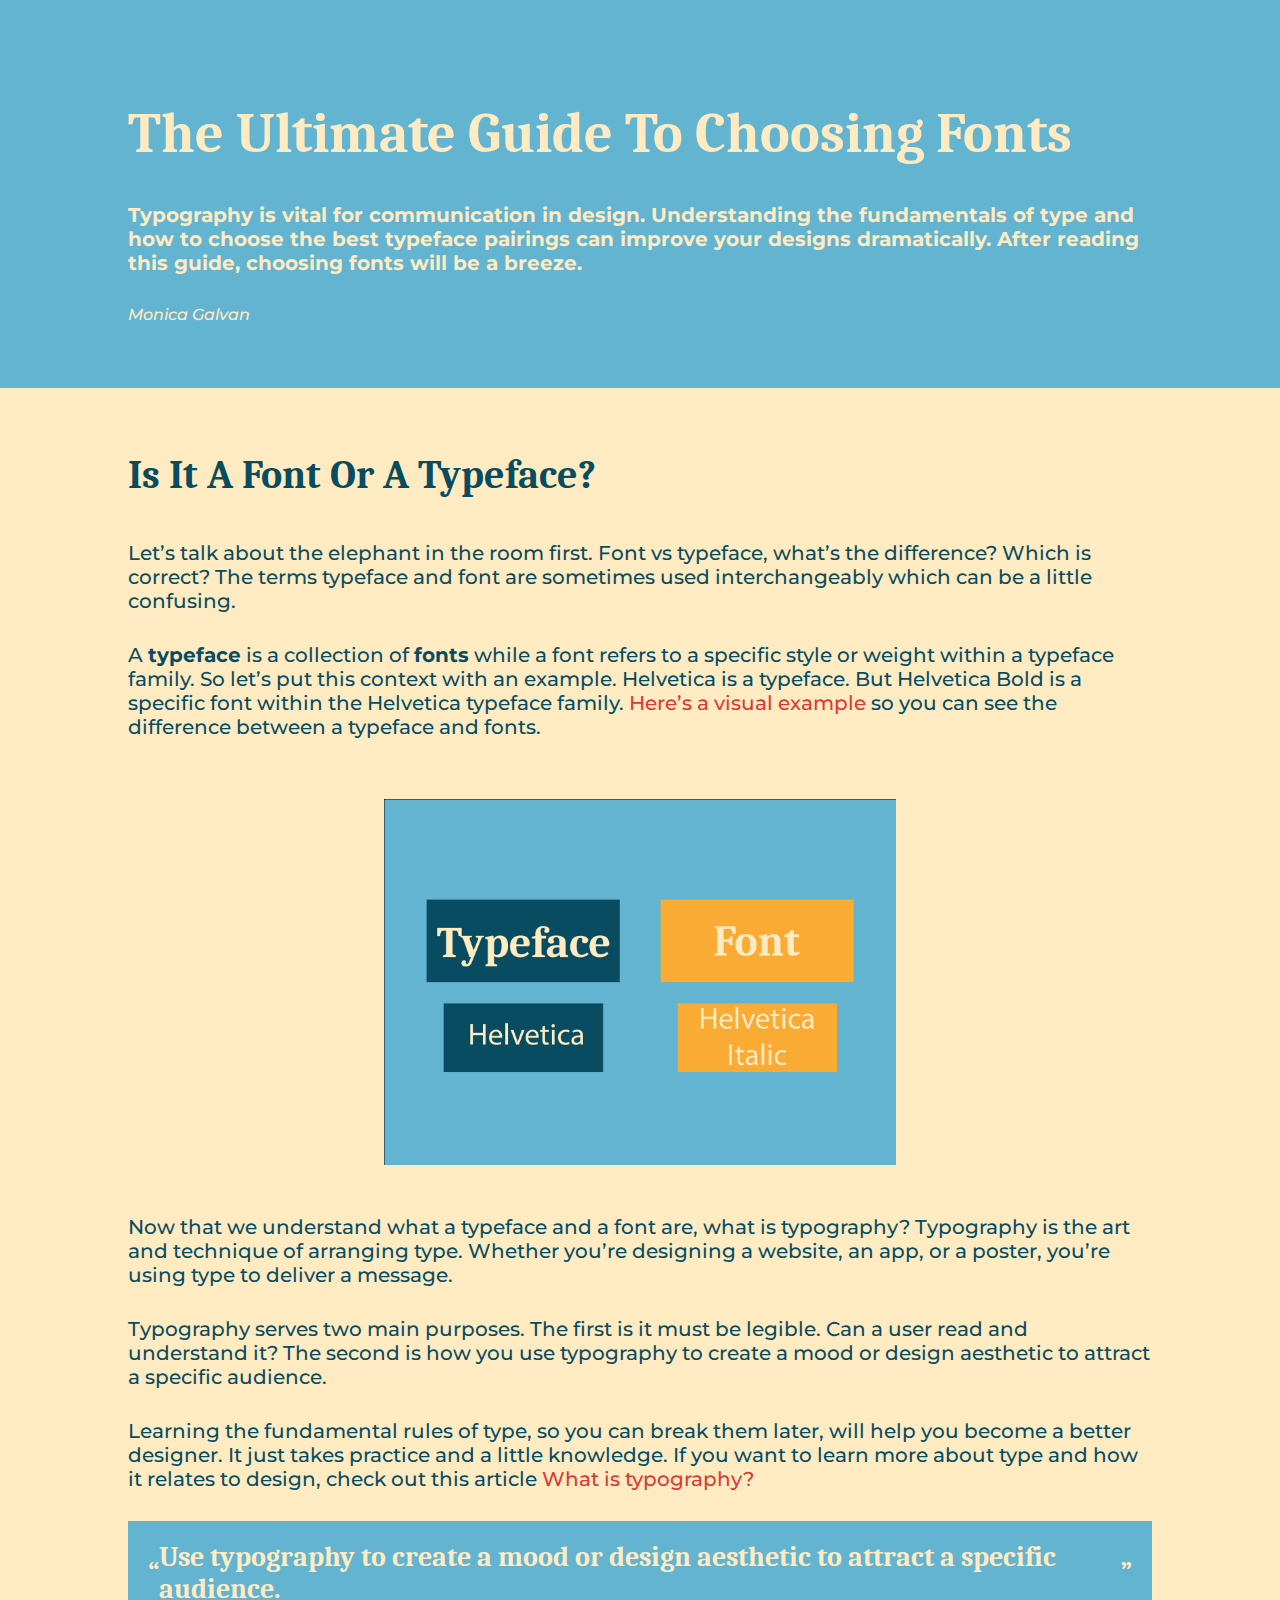
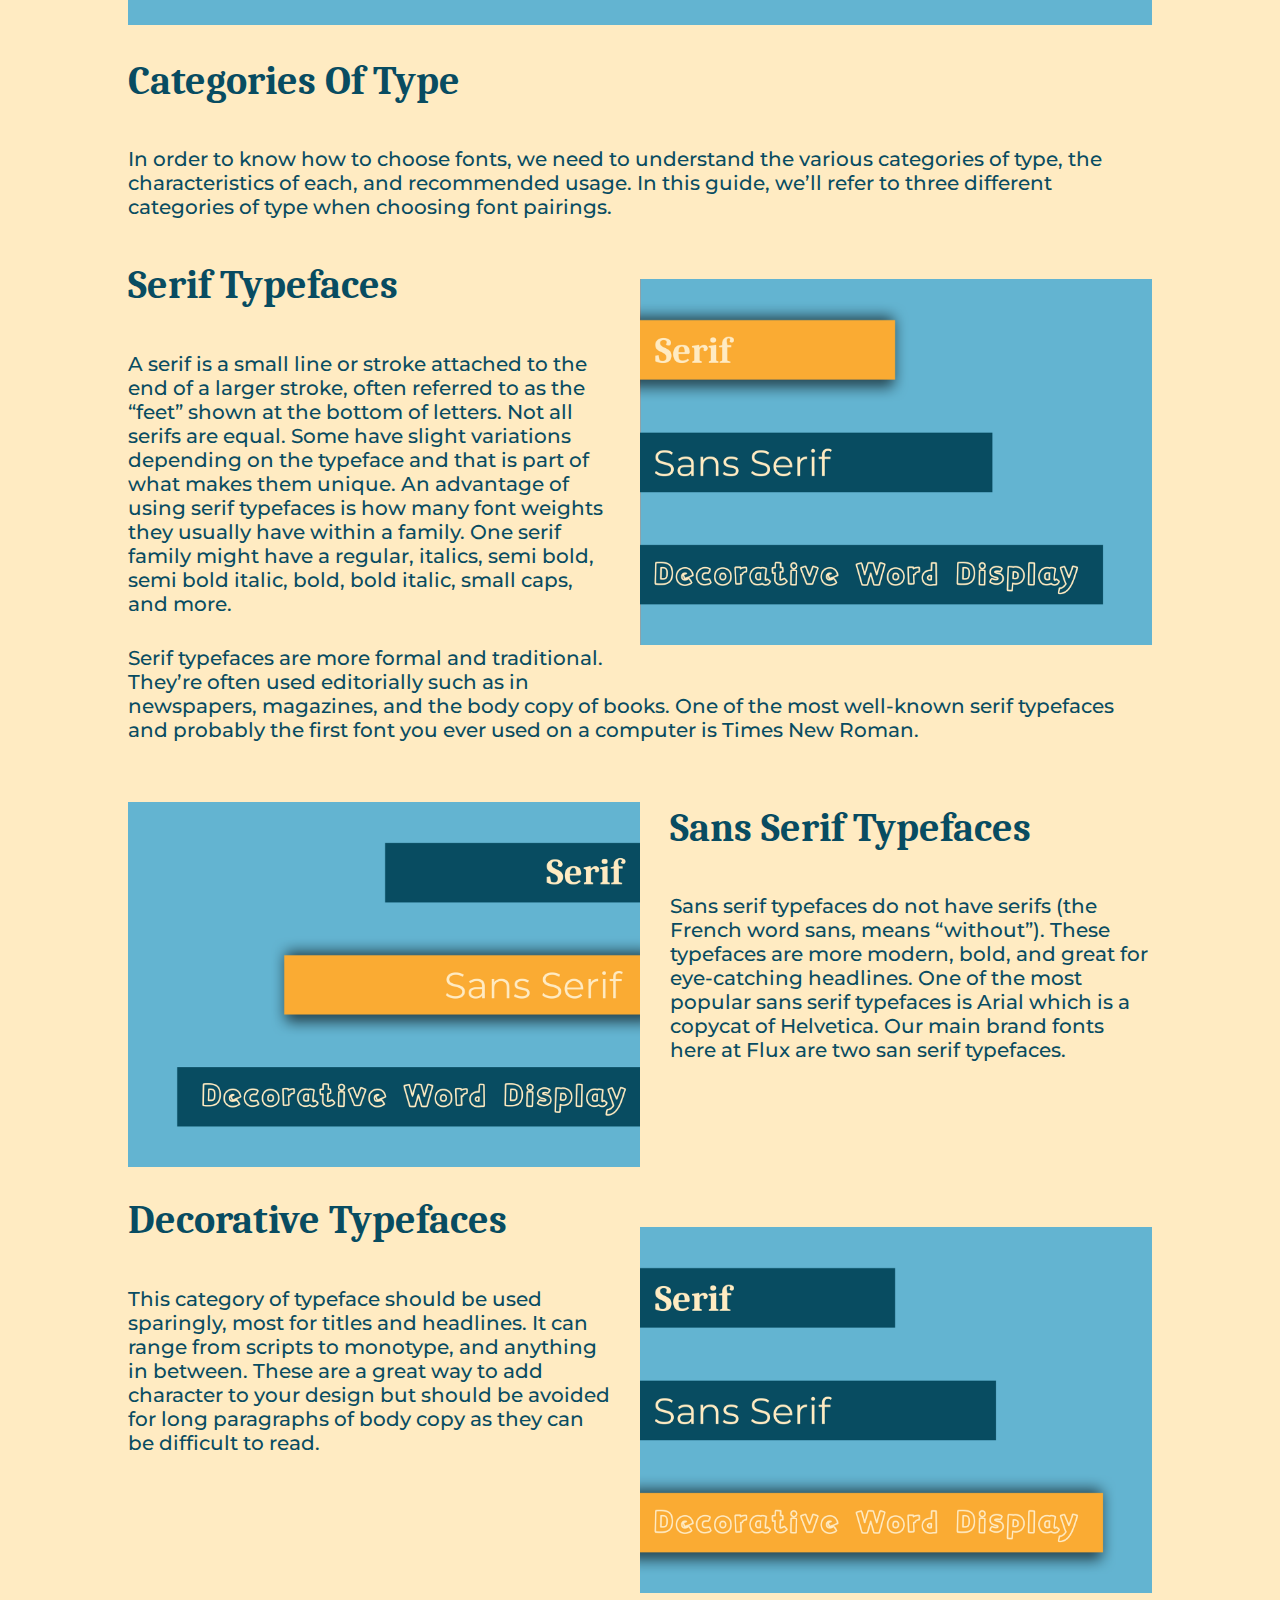
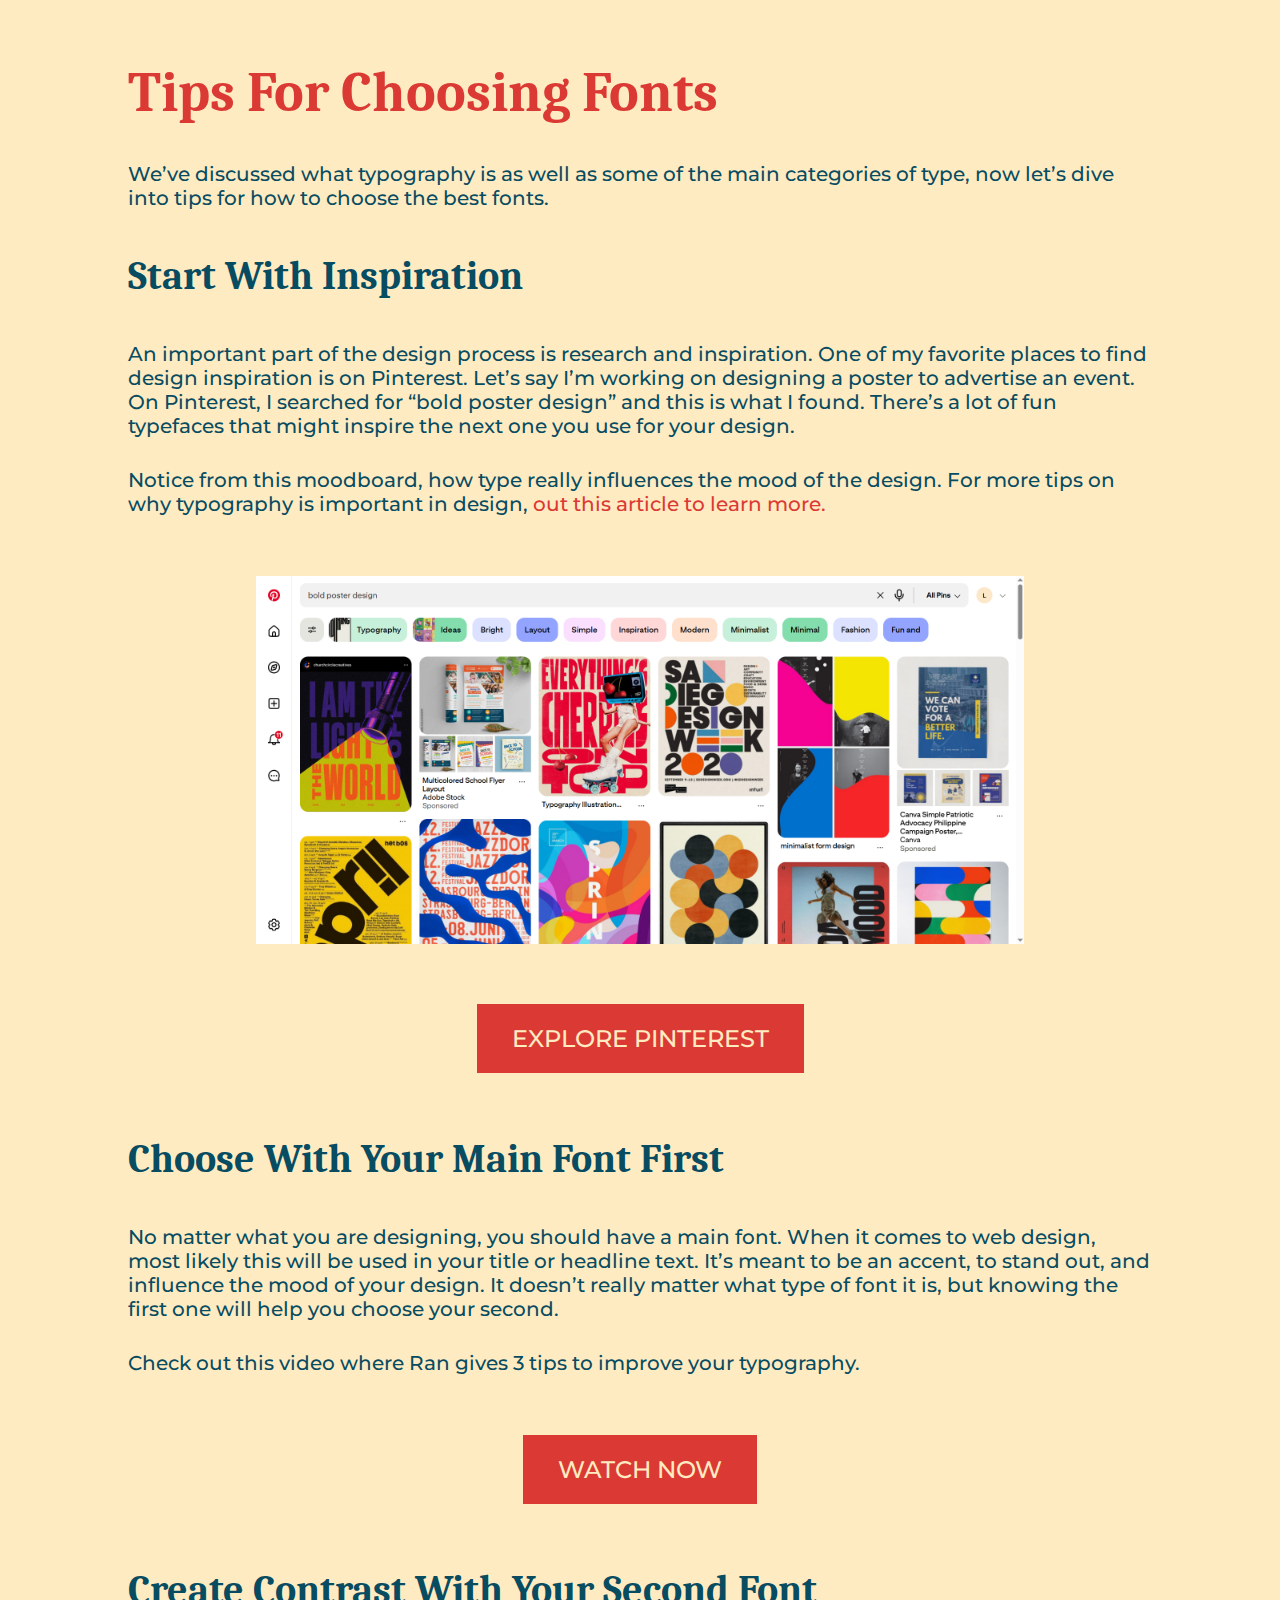
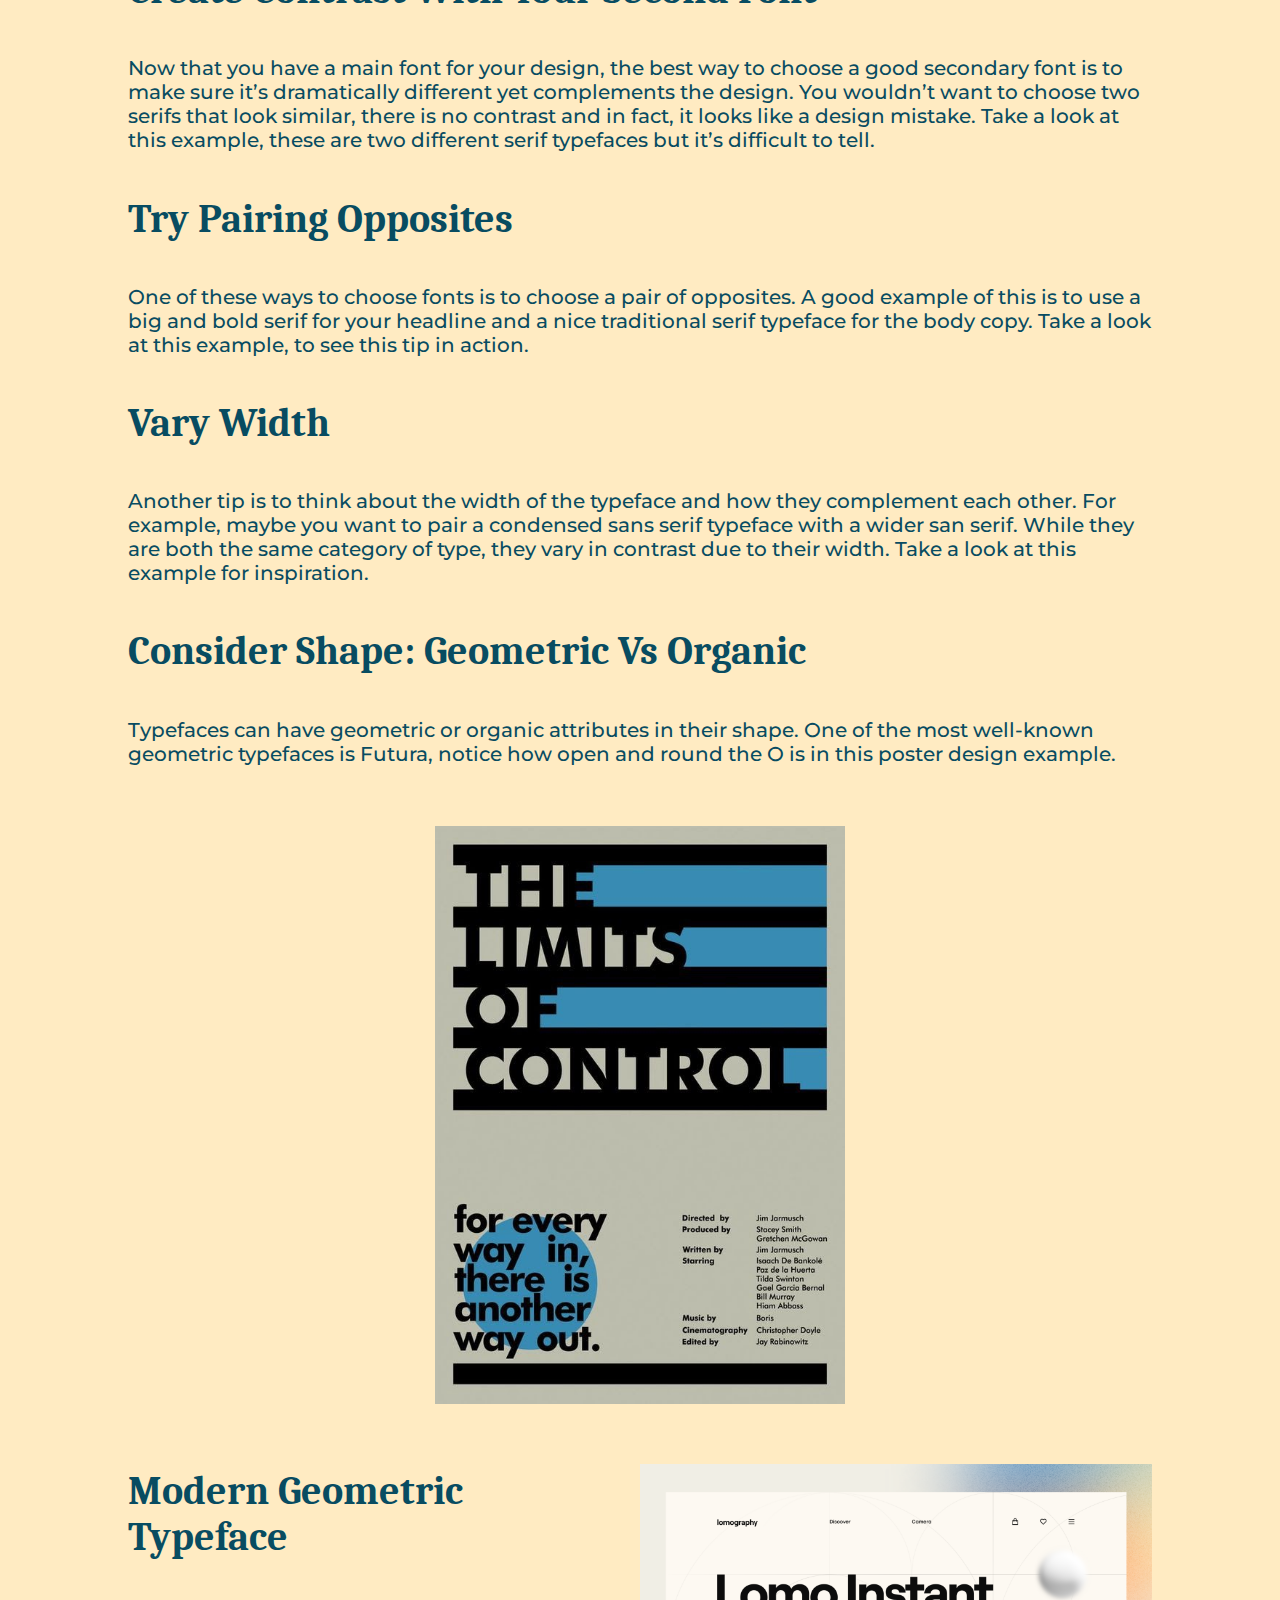
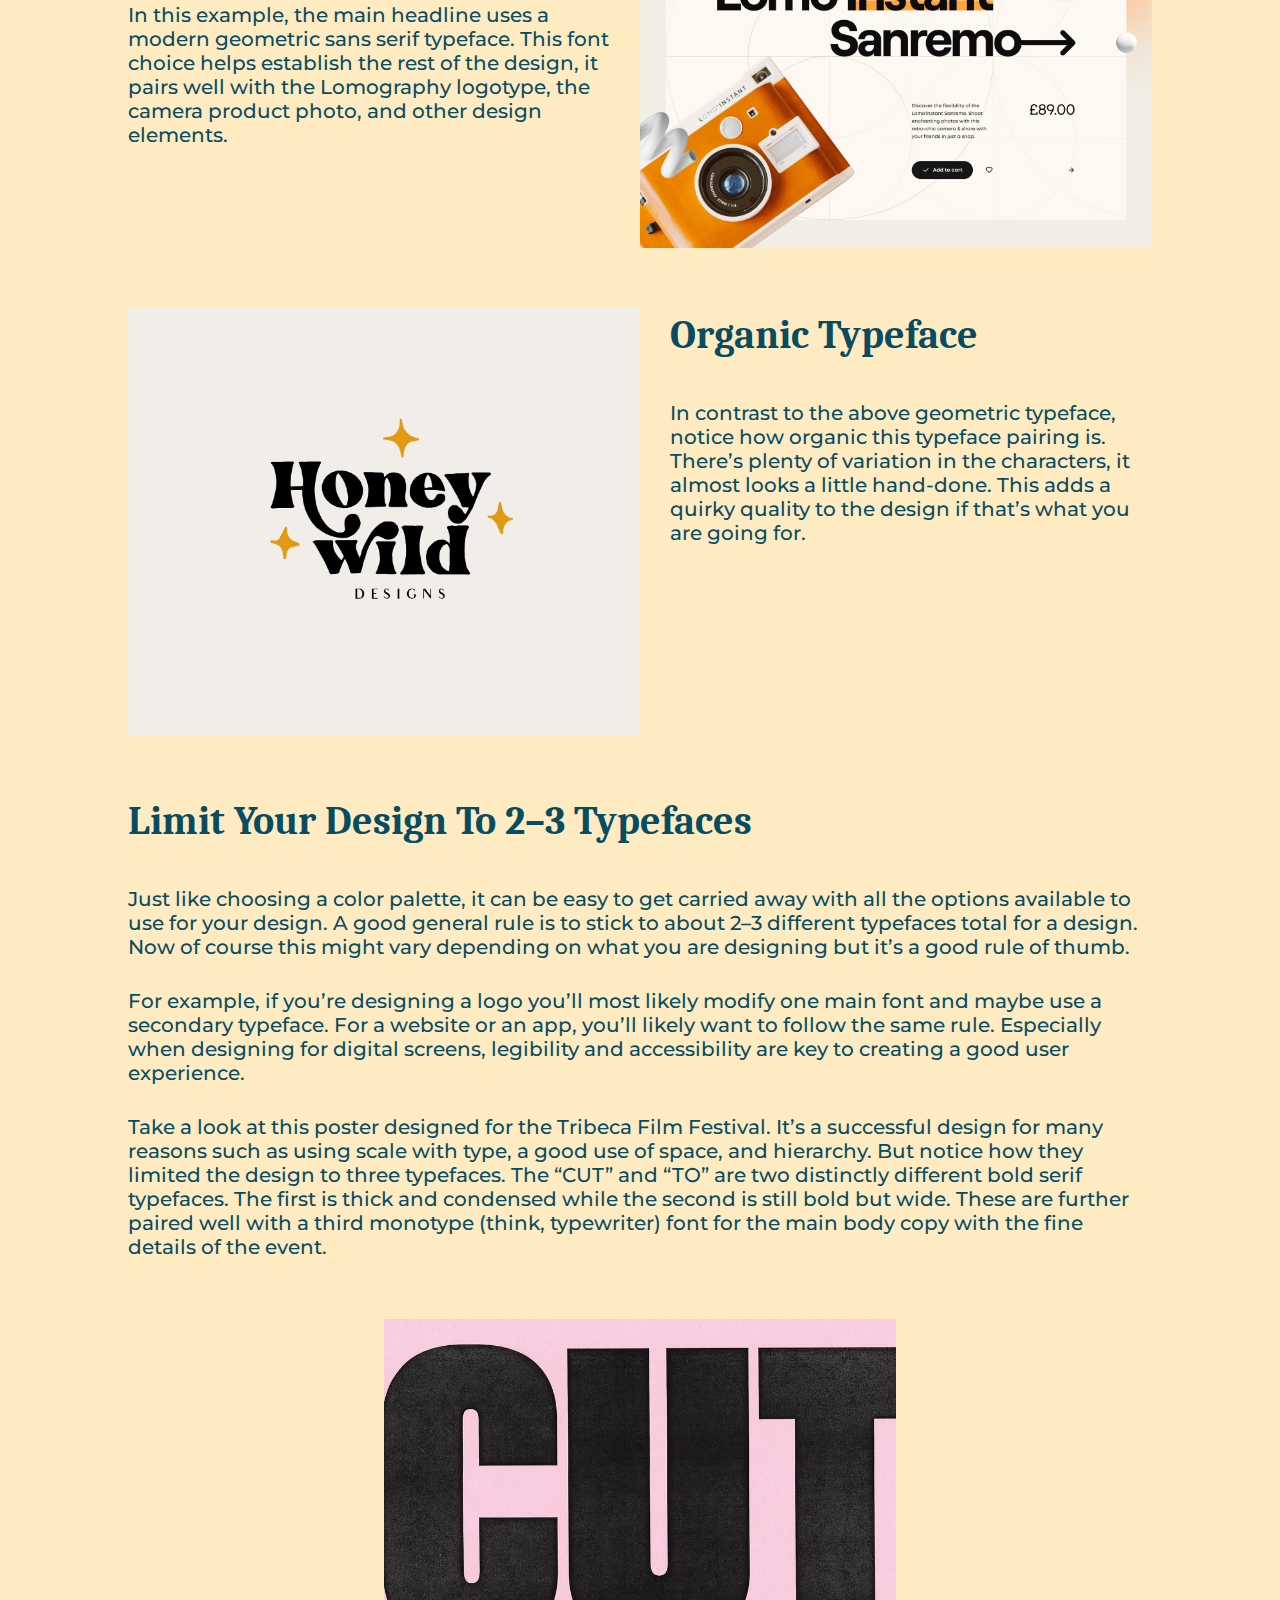
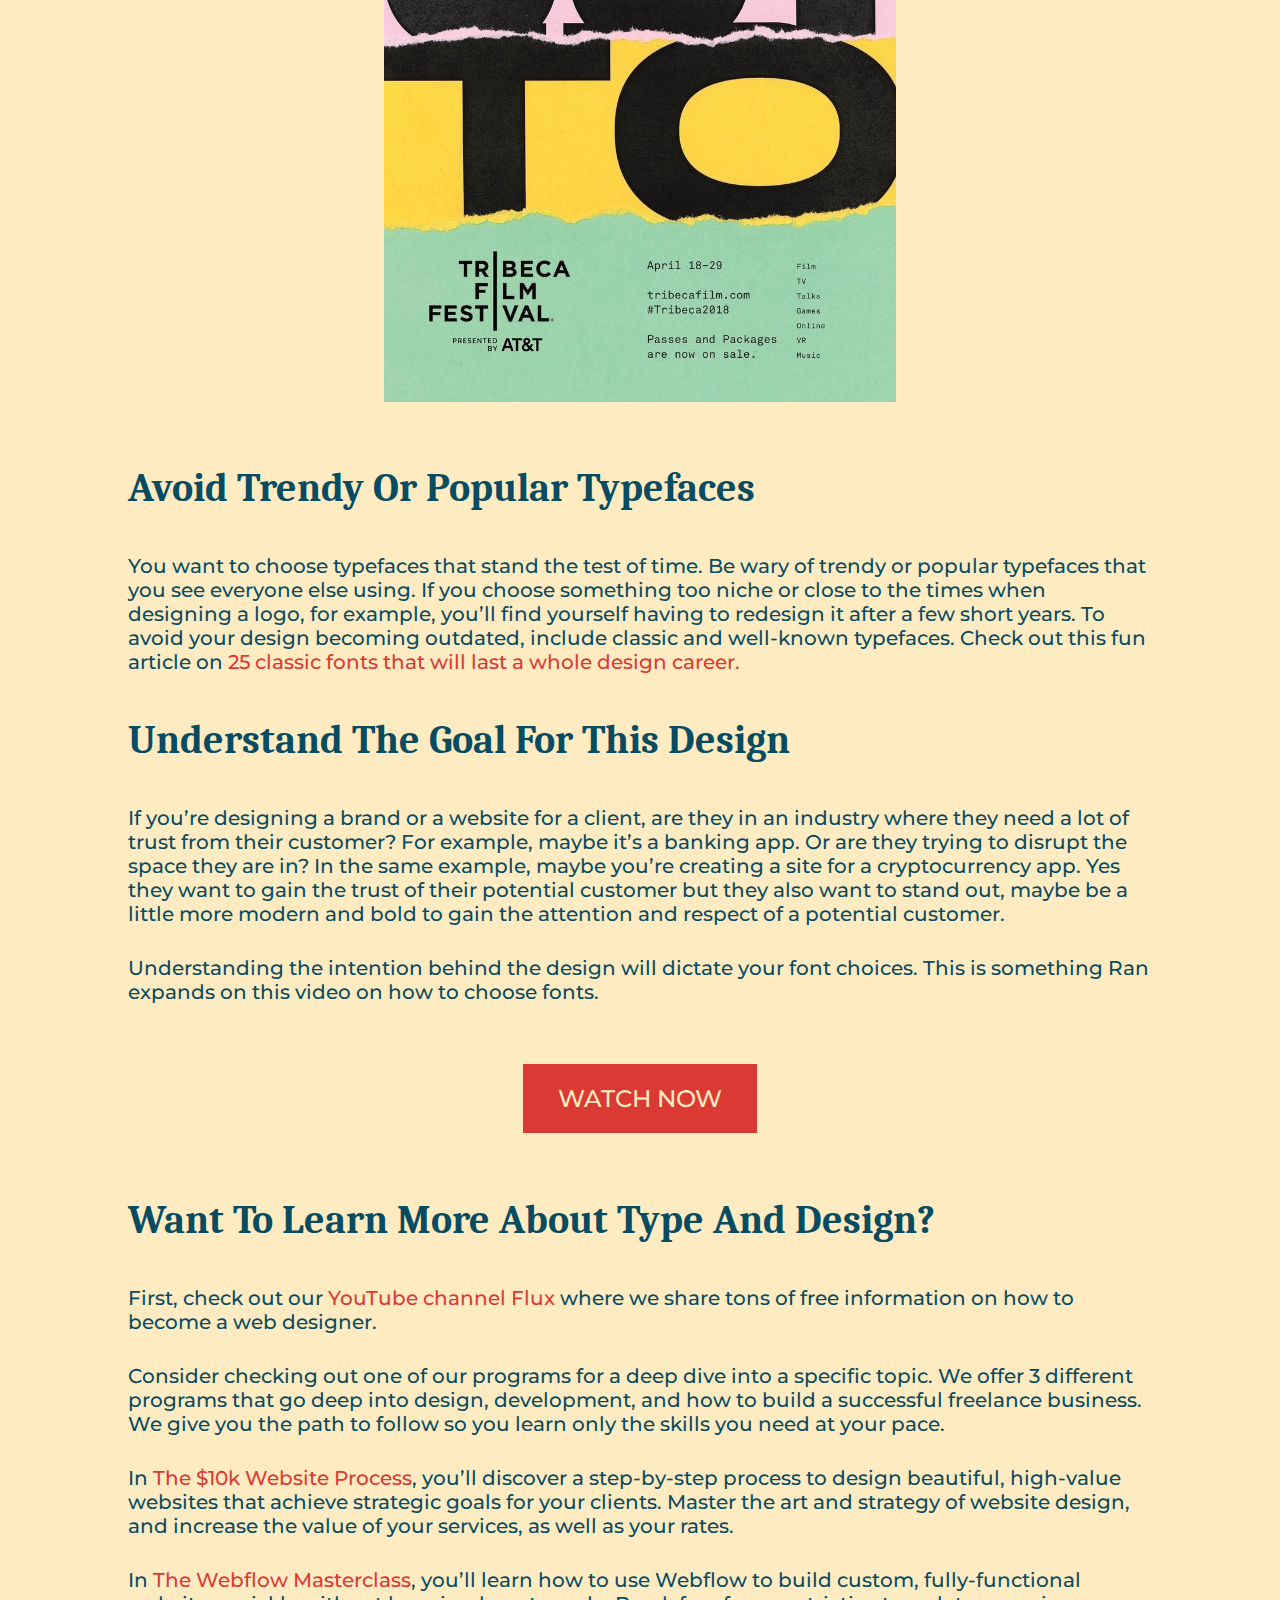
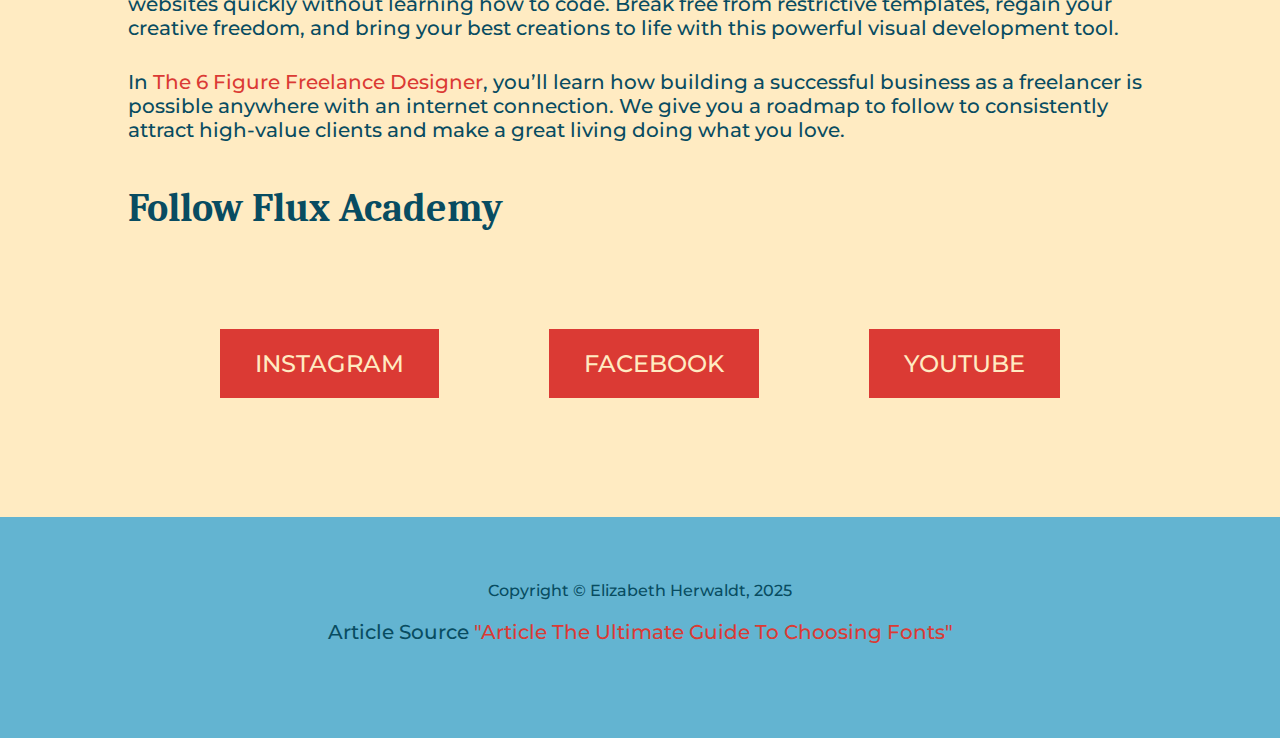
<file: Index.html>
<!doctype html>
<html>
<head>
<meta charset="UTF-8">
<title>Typography</title>
<link href="Style.css" rel="stylesheet" type="text/css">
	<link rel="preconnect" href="https://fonts.googleapis.com">
<link rel="preconnect" href="https://fonts.gstatic.com" crossorigin>
<link href="https://fonts.googleapis.com/css2?family=Lato:ital,wght@0,100;0,300;0,400;0,700;0,900;1,100;1,300;1,400;1,700;1,900&family=Nunito:ital,wght@0,200..1000;1,200..1000&family=Roboto:ital,wght@0,100..900;1,100..900&display=swap" rel="stylesheet">
	<link rel="preconnect" href="https://fonts.googleapis.com">
<link rel="preconnect" href="https://fonts.gstatic.com" crossorigin>
<link href="https://fonts.googleapis.com/css2?family=Caladea:ital,wght@0,400;0,700;1,400;1,700&family=Montserrat:ital,wght@0,100..900;1,100..900&display=swap" rel="stylesheet">
</head>

<body>
	<header>
	<h1 style="color: #FFEBC2">The Ultimate Guide To Choosing Fonts</h1>
	<p><strong>Typography is vital for communication in design. Understanding the fundamentals of type and how to choose the best typeface pairings can improve your designs dramatically. After reading this guide, choosing fonts will be a breeze.</strong></p>
	<address>Monica Galvan</address>
	</header>
	<section>
	<h2>Is It A Font Or A Typeface?</h2>
<p>Let’s talk about the elephant in the room first. Font vs typeface, what’s the difference? Which is correct? The terms typeface and font are sometimes used interchangeably which can be a little confusing.</p>
	<p>A <strong>typeface</strong> is a collection of <strong>fonts</strong> while a font refers to a specific style or weight within a typeface family. So let’s put this context with an example. Helvetica is a typeface. But Helvetica Bold is a specific font within the Helvetica typeface family. <a href="https://www.flux-academy.com/blog/the-ultimate-guide-to-choosing-fonts" target="_blank">Here’s a visual example</a> so you can see the difference between a typeface and fonts.</p>
	<img src="Images/Typeface-vs-Fonts-(1).png" width="50%" alt=""/>
	<p>Now that we understand what a typeface and a font are, what is typography? Typography is the art and technique of arranging type. Whether you’re designing a website, an app, or a poster, you’re using type to deliver a message.</p>
	<p>Typography serves two main purposes. The first is it must be legible. Can a user read and understand it? The second is how you use typography to create a mood or design aesthetic to attract a specific audience.</p>
	<p>Learning the fundamental rules of type, so you can break them later, will help you become a better designer. It just takes practice and a little knowledge. If you want to learn more about type and how it relates to design, check out this article <a href="https://www.flux-academy.com/blog/what-is-typography" target="_blank">What is typography?</a></p>
	<q class="center">Use typography to create a mood or design aesthetic to attract a specific audience.</q>
	<h2>Categories Of Type</h2>	
	<p>In order to know how to choose fonts, we need to understand the various categories of type, the characteristics of each, and recommended usage. In this guide, we’ll refer to three different categories of type when choosing font pairings.</p>
    <img src="Images/Serif-Different-Types-of-Text.png" class="rightImage" width="50%" alt=""/>
<h2>Serif Typefaces</h2>
	<p>A serif is a small line or stroke attached to the end of a larger stroke, often referred to as the “feet” shown at the bottom of letters. Not all serifs are equal. Some have slight variations depending on the typeface and that is part of what makes them unique. An advantage of using serif typefaces is how many font weights they usually have within a family. One serif family might have a regular, italics, semi bold, semi bold italic, bold, bold italic, small caps, and more.</p>
	<p>Serif typefaces are more formal and traditional. They’re often used editorially such as in newspapers, magazines, and the body copy of books. One of the most well-known serif typefaces and probably the first font you ever used on a computer is Times New Roman. </p>
	<div style="clear:both"></div>
	<img src="Images/sans-Serif-fliped-Different-Types-of-Text.png" width="50%" class="leftImage" alt=""/>
	<h2>Sans Serif Typefaces</h2>
	<p>Sans serif typefaces do not have serifs (the French word sans, means “without”). These typefaces are more modern, bold, and great for eye-catching headlines. One of the most popular sans serif typefaces is Arial which is a copycat of Helvetica. Our main brand fonts here at Flux are two san serif typefaces.</p>
<div style="clear:both">
	<img src="Images/decorative-Different-Types-of-Text.png" width="50%" class="rightImage" alt=""/>
<h2>Decorative Typefaces</h2>
	<p>This category of typeface should be used sparingly, most for titles and headlines. It can range from scripts to monotype, and anything in between. These are a great way to add character to your design but should be avoided for long paragraphs of body copy as they can be difficult to read.</p>
	</div>
	<div style="clear:both"></div>
	<h1> Tips For Choosing Fonts</h1>
	<p>We’ve discussed what typography is as well as some of the main categories of type, now let’s dive into tips for how to choose the best fonts.</p>
	<h2>Start With Inspiration</h2>
	<p>An important part of the design process is research and inspiration. One of my favorite places to find design inspiration is on Pinterest. Let’s say I’m working on designing a poster to advertise an event. On Pinterest, I searched for “bold poster design” and this is what I found. There’s a lot of fun typefaces that might inspire the next one you use for your design.</p>
	<p>Notice from this moodboard, how type really influences the mood of the design. For more tips on why typography is important in design, <a herf="https://www.flux-academy.com/blog/why-is-typography-important-in-graphic-designcheck"> out this article to learn more.</a></p>
	<img src="Images/Pinterest-ScreenGrab.png" width="75%" alt=""/>
		<div class="center">
	<a href="https://www.pinterest.com" target="_blank" class="button"> EXPLORE PINTEREST </a>
	</div>
	<h2>Choose With Your Main Font First</h2>
	<p>No matter what you are designing, you should have a main font. When it comes to web design, most likely this will be used in your title or headline text. It’s meant to be an accent, to stand out, and influence the mood of your design. It doesn’t really matter what type of font it is, but knowing the first one will help you choose your second.</p>
	<p>Check out this video where Ran gives 3 tips to improve your typography.</p>
	<div class="center">
	<a href="https://youtu.be/T5bnFdXSBRA" target="_blank" class="button"> WATCH NOW </a>
	</div>
	<h2>Create Contrast With Your Second Font</h2>
	<p>Now that you have a main font for your design, the best way to choose a good secondary font is to make sure it’s dramatically different yet complements the design. You wouldn’t want to choose two serifs that look similar, there is no contrast and in fact, it looks like a design mistake. Take a look at this example, these are two different serif typefaces but it’s difficult to tell.</p>
	<h2>Try Pairing Opposites</h2>
	<p>One of these ways to choose fonts is to choose a pair of opposites. A good example of this is to use a big and bold serif for your headline and a nice traditional serif typeface for the body copy. Take a look at this example, to see this tip in action.</p>
	<h2>Vary Width</h2>
	<p>Another tip is to think about the width of the typeface and how they complement each other. For example, maybe you want to pair a condensed sans serif typeface with a wider san serif. While they are both the same category of type, they vary in contrast due to their width. Take a look at this example for inspiration.</p>
	<h2>Consider Shape: Geometric Vs Organic</h2>
	<p>Typefaces can have geometric or organic attributes in their shape. One of the most well-known geometric typefaces is Futura, notice how open and round the O is in this poster design example.</p>
<img src="Images/Geometric Typeface Futura Example.jpeg" width="40%" alt=""/>
<div style="clear:both"></div>
<img src="Images/Geometric Sans Serif Example.png" class="rightImage" width="50%" alt=""/>
<h2>Modern Geometric Typeface</h2>
<p>In this example, the main headline uses a modern geometric sans serif typeface. This font choice helps establish the rest of the design, it pairs well with the Lomography logotype, the camera product photo, and other design elements.</p>
<div style="clear:both"></div>
<img src="Images/Organic Typeface Pairing Example.jpeg" class="leftImage" width="50%" alt=""/>
<h2>Organic Typeface</h2>
<p>In contrast to the above geometric typeface, notice how organic this typeface pairing is. There’s plenty of variation in the characters, it almost looks a little hand-done. This adds a quirky quality to the design if that’s what you are going for.</p>
	<div style="clear:both"></div>
<h2>Limit Your Design To 2–3 Typefaces</h2>
	<p>Just like choosing a color palette, it can be easy to get carried away with all the options available to use for your design. A good general rule is to stick to about 2–3 different typefaces total for a design. Now of course this might vary depending on what you are designing but it’s a good rule of thumb.</p>
	<p>For example, if you’re designing a logo you’ll most likely modify one main font and maybe use a secondary typeface. For a website or an app, you’ll likely want to follow the same rule. Especially when designing for digital screens, legibility and accessibility are key to creating a good user experience.</p>
	<p>Take a look at this poster designed for the Tribeca Film Festival. It’s a successful design for many reasons such as using scale with type, a good use of space, and hierarchy. But notice how they limited the design to three typefaces. The “CUT” and “TO” are two distinctly different bold serif typefaces. The first is thick and condensed while the second is still bold but wide. These are further paired well with a third monotype (think, typewriter) font for the main body copy with the fine details of the event.</p>
<img src="Images/CUT TO Poster.jpeg" width="50%" alt=""/>
<h2>Avoid Trendy Or Popular Typefaces</h2>
	<p>You want to choose typefaces that stand the test of time. Be wary of trendy or popular typefaces that you see everyone else using. If you choose something too niche or close to the times when designing a logo, for example, you’ll find yourself having to redesign it after a few short years. To avoid your design becoming outdated, include classic and well-known typefaces. Check out this fun article on <a herf="https://blog.spoongraphics.co.uk/articles/25-classic-fonts-that-will-last-a-whole-design-career">25 classic fonts that will last a whole design career.</a></p>
	<h2>Understand The Goal For This Design</h2>
	<p>If you’re designing a brand or a website for a client, are they in an industry where they need a lot of trust from their customer? For example, maybe it’s a banking app. Or are they trying to disrupt the space they are in? In the same example, maybe you’re creating a site for a cryptocurrency app. Yes they want to gain the trust of their potential customer but they also want to stand out, maybe be a little more modern and bold to gain the attention and respect of a potential customer.</p>
	<p>Understanding the intention behind the design will dictate your font choices. This is something Ran expands on this video on how to choose fonts.</p>
	<div class="center">
	<a href="https://youtu.be/obZX8oIjia4" target="_blank" class="button"> WATCH NOW </a>
		</div>
	<h2> Want To Learn More About Type And Design?</h2>
	<p>First, check out our <a herf="https://www.youtube.com/channel/UCN7dywl5wDxTu1RM3eJ_h9Q">YouTube channel Flux</a> where we share tons of free information on how to become a web designer.</p>
	<p>Consider checking out one of our programs for a deep dive into a specific topic. We offer 3 different programs that go deep into design, development, and how to build a successful freelance business. We give you the path to follow so you learn only the skills you need at your pace.</p>
	<p>In <a herf="https://www.flux-academy.com/courses/web-design-masterclass">The $10k Website Process</a>, you’ll discover a step-by-step process to design beautiful, high-value websites that achieve strategic goals for your clients. Master the art and strategy of website design, and increase the value of your services, as well as your rates.</p>
	<p>In <a herf="https://www.flux-academy.com/courses/the-webflow-masterclass"> The Webflow Masterclass</a>, you’ll learn how to use Webflow to build custom, fully-functional websites quickly without learning how to code. Break free from restrictive templates, regain your creative freedom, and bring your best creations to life with this powerful visual development tool.</p>
	<p>In <a herf="https://www.flux-academy.com/courses/freelancing-for-web-designers">The 6 Figure Freelance Designer</a>, you’ll learn how building a successful business as a freelancer is possible anywhere with an internet connection. We give you a roadmap to follow to consistently attract high-value clients and make a great living doing what you love.</p>
	<h2>Follow Flux Academy</h2>
		<div class="center" >
			<div style="padding: 25px;"><a  href="https://www.instagram.com/flux.academy" target="_blank" class="button"> INSTAGRAM </a></div>
			<div style="padding: 25px;"><a href="https://www.facebook.com/FluxDesignAcademy/" target="_blank" class="button"> FACEBOOK </a></div>
			<div style="padding: 25px;"><a href="https://www.youtube.com/@FluxAcademy/featured" target="_blank" class="button"> YOUTUBE </a></div>
		</div>
	</section>
	
	
<footer>Copyright © Elizabeth Herwaldt, 2025
<p>Article Source <a href="The Ultimate Guide To Choosing Fonts">"Article The Ultimate Guide To Choosing Fonts"</a></p></footer>
	
</body> 
</html>
</file>
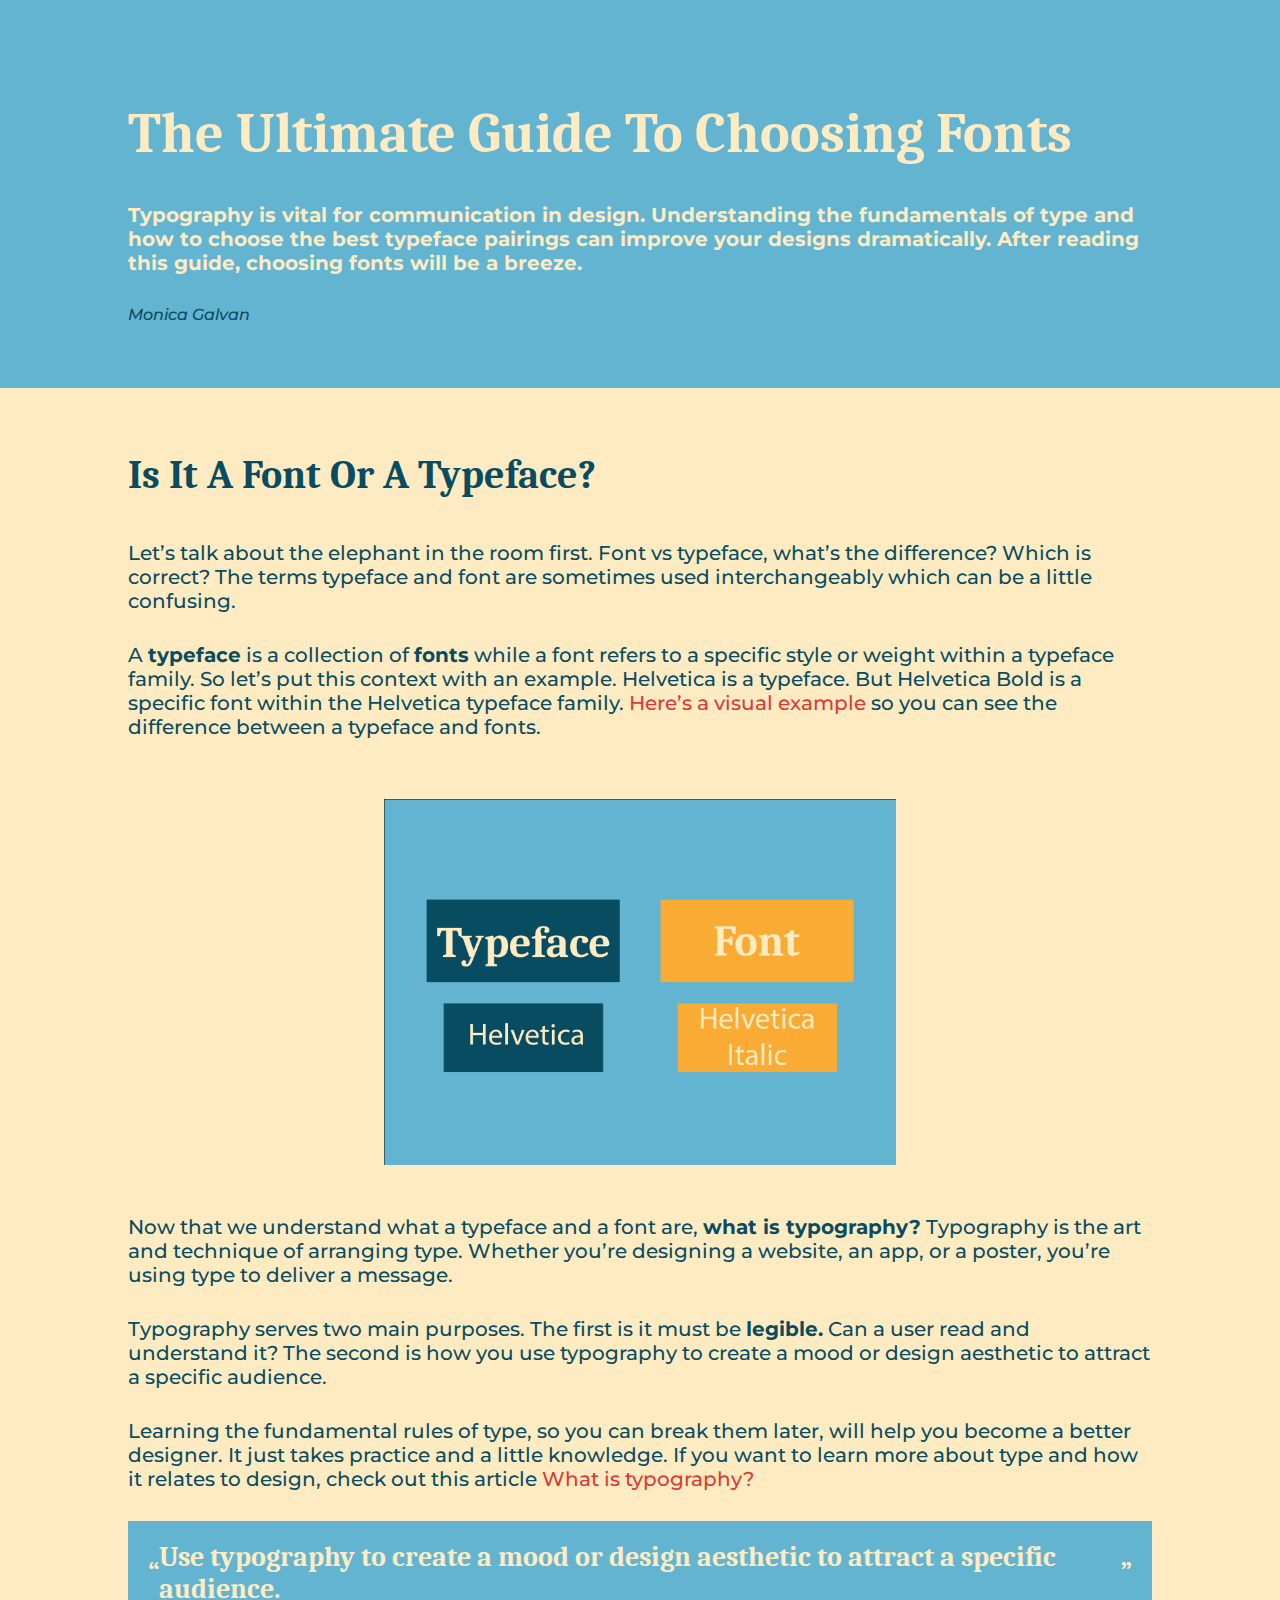
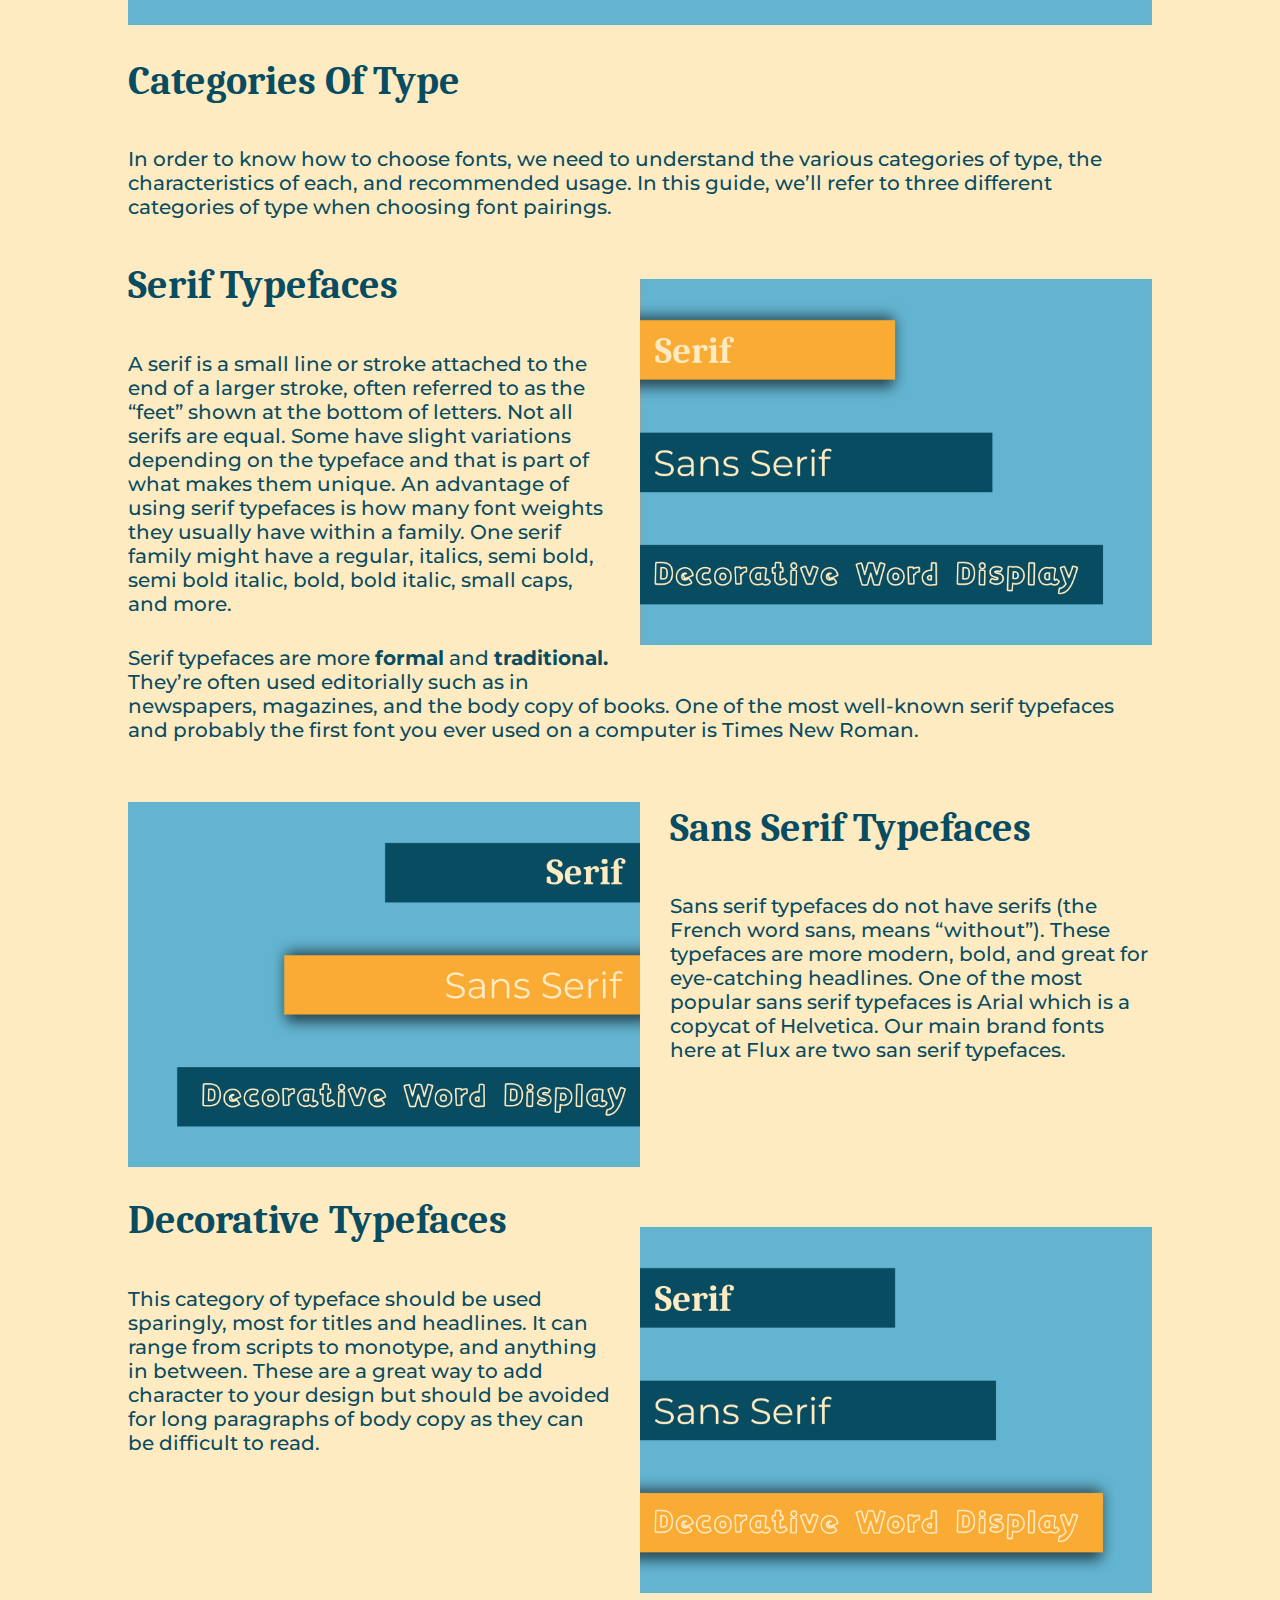
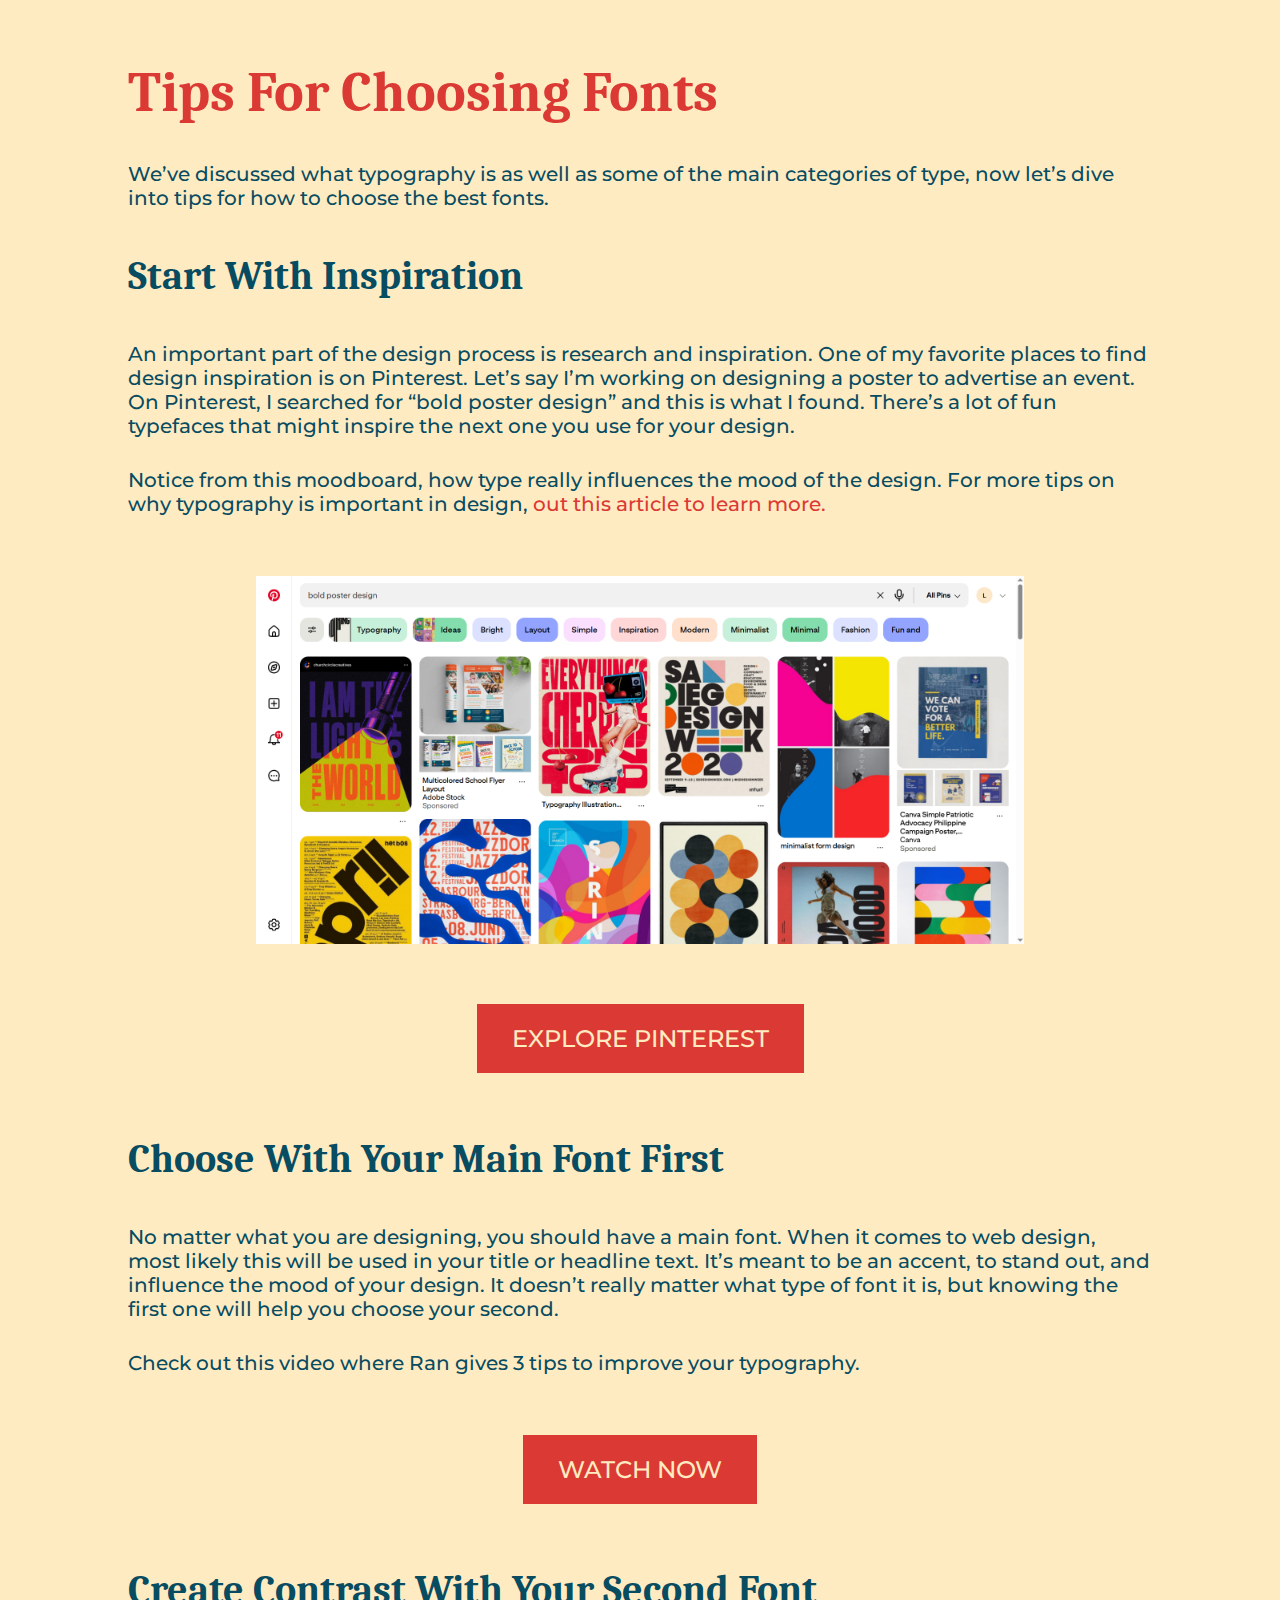
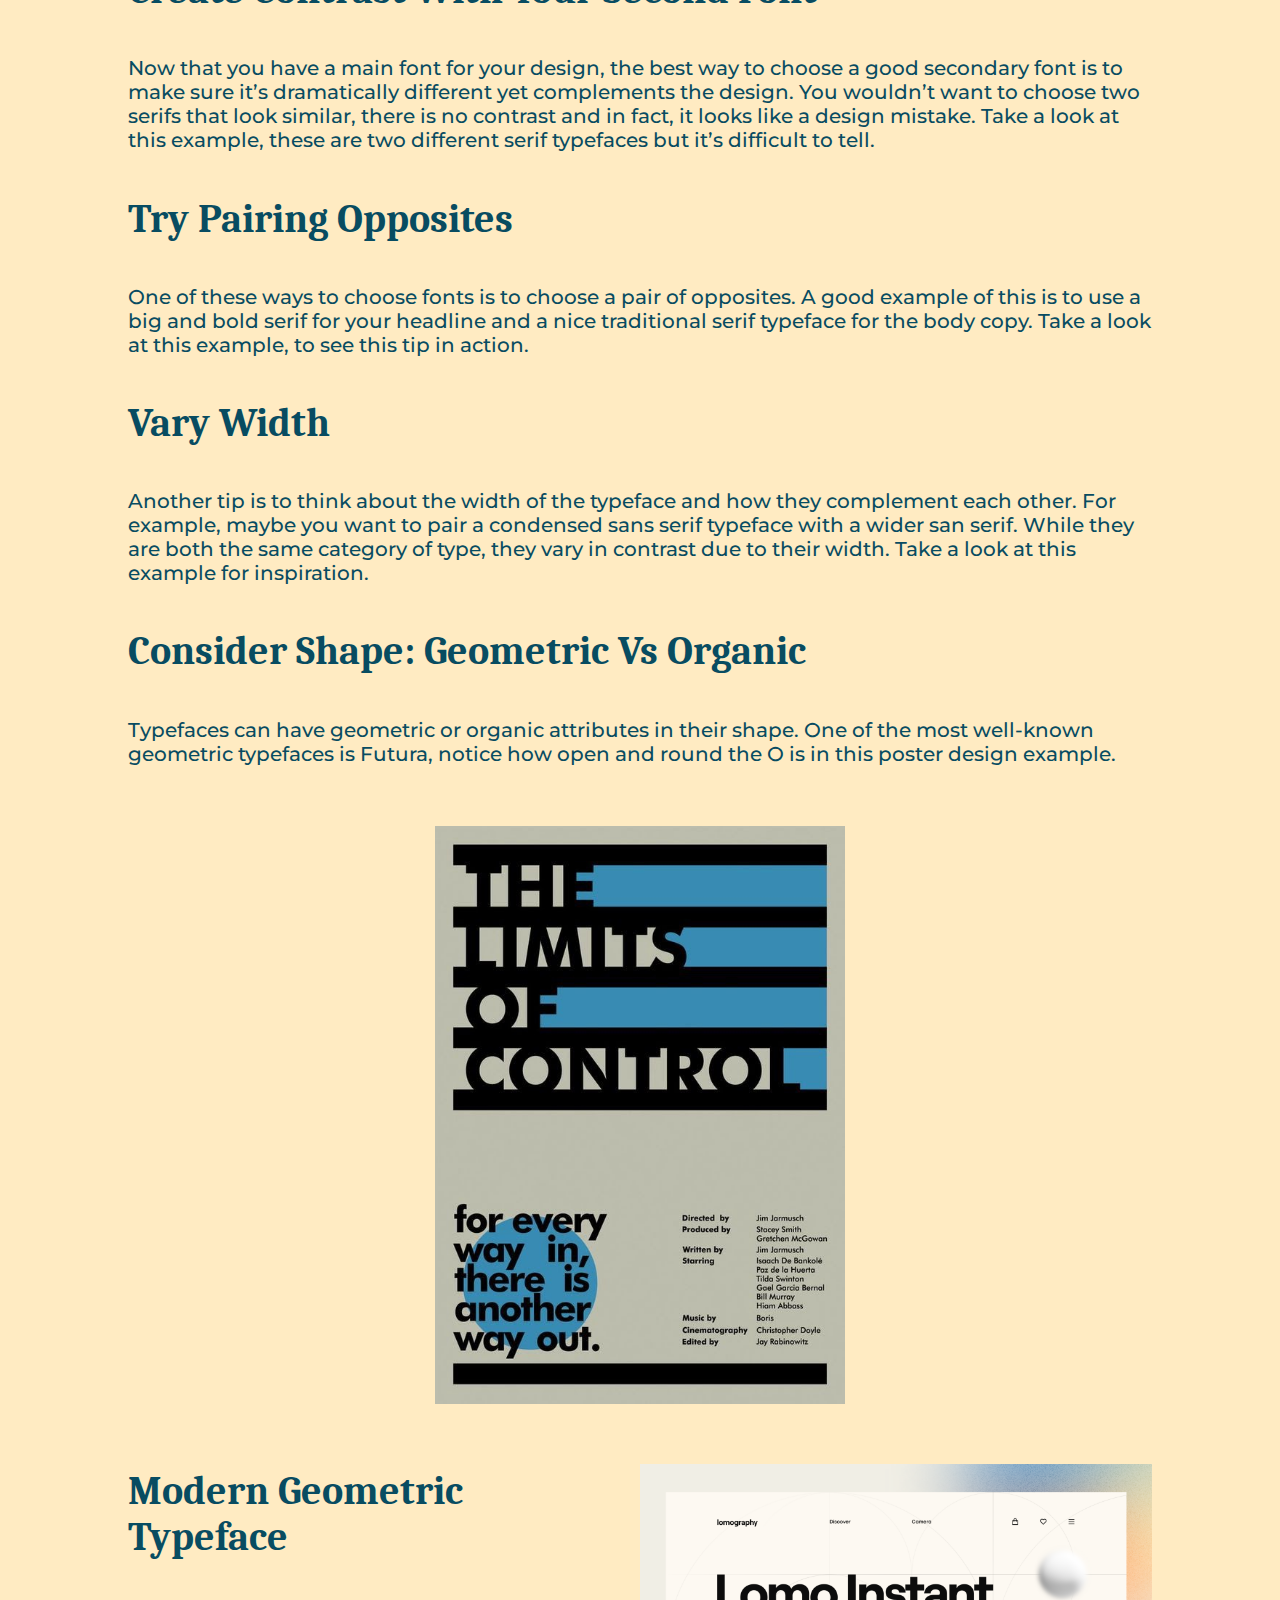
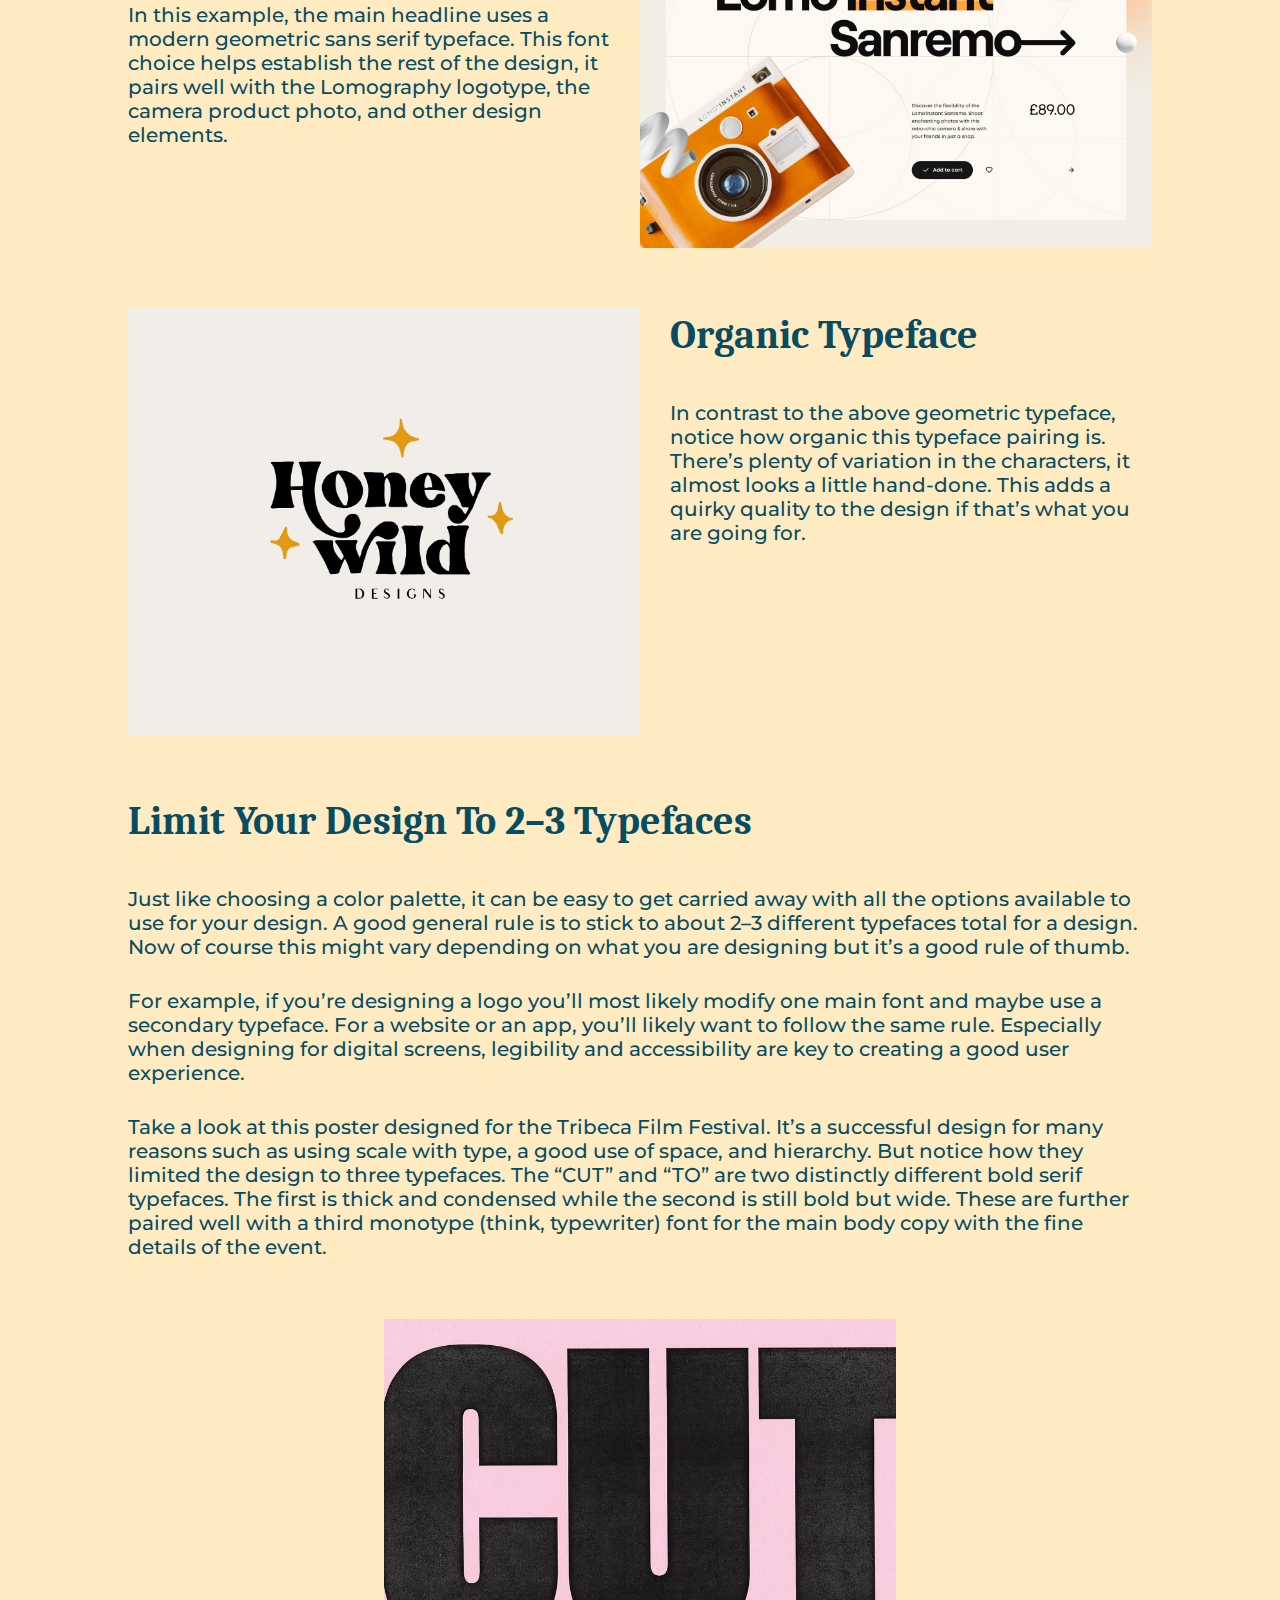
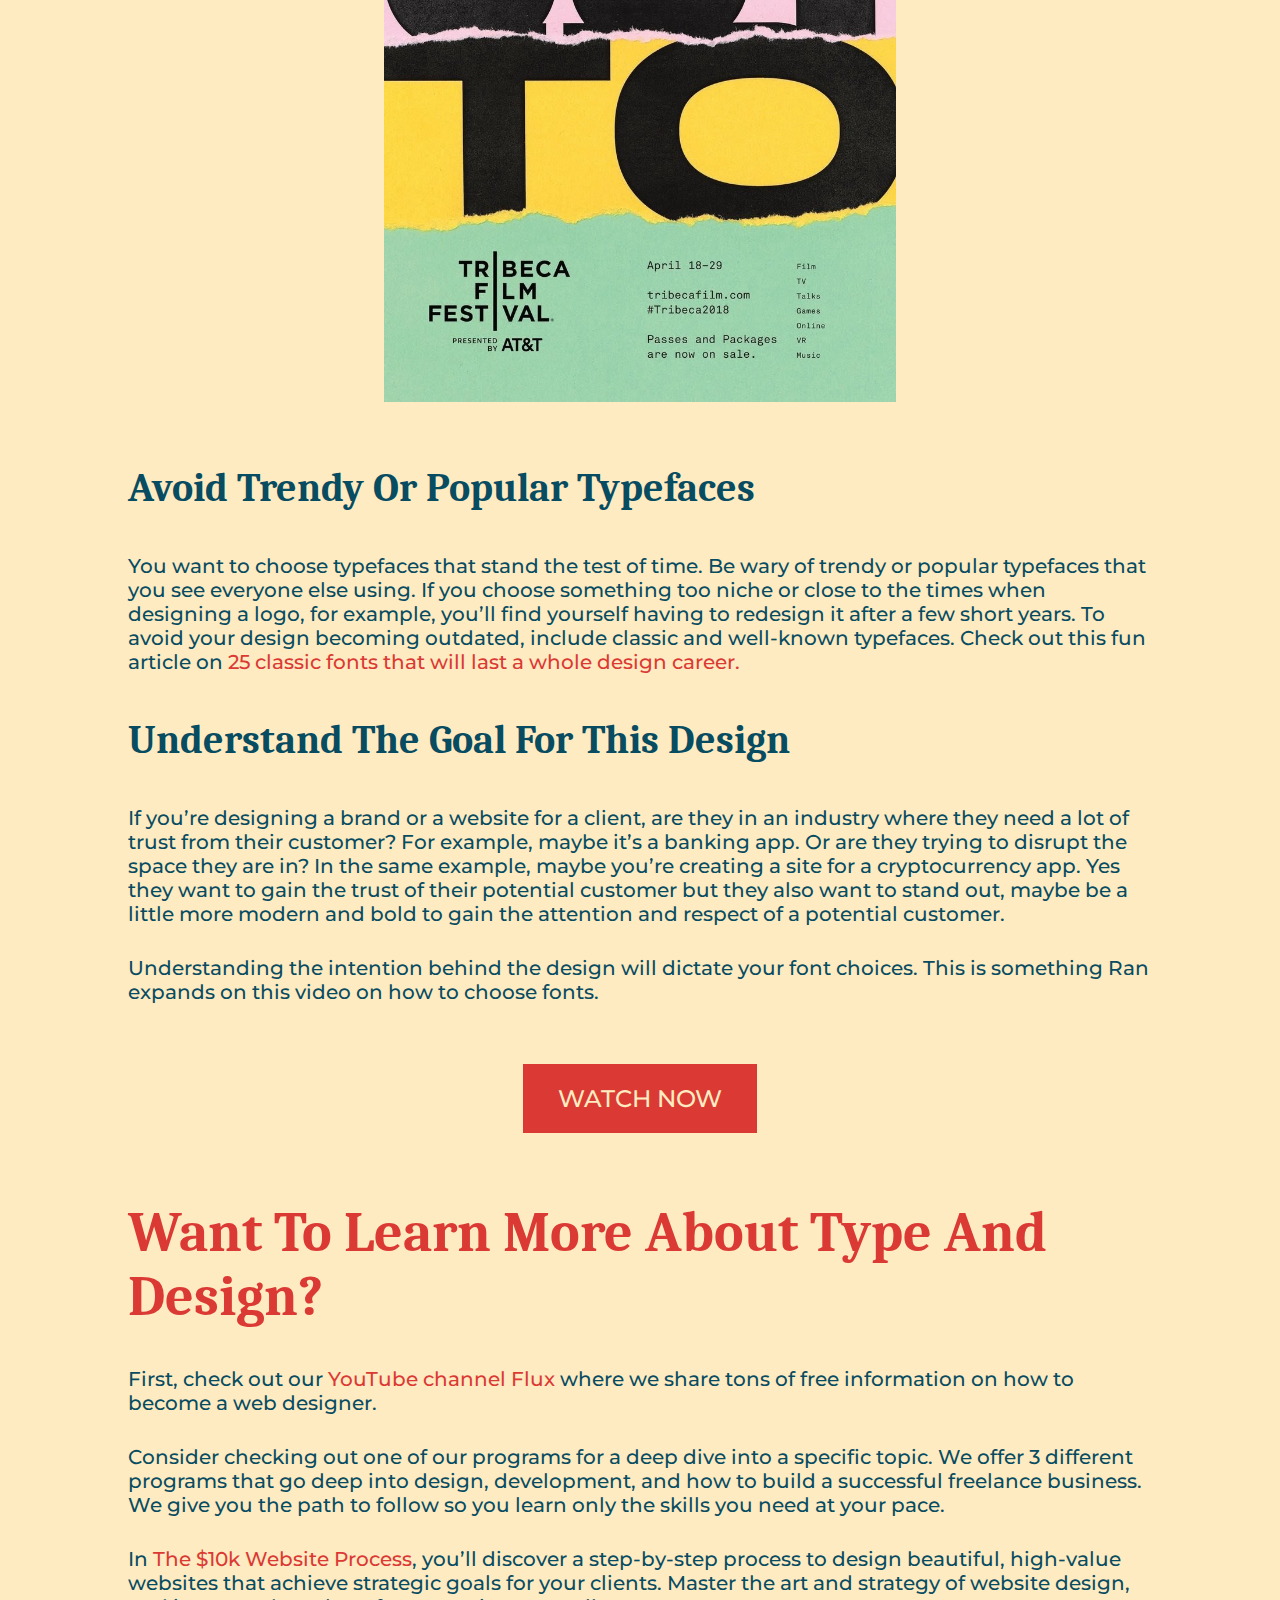
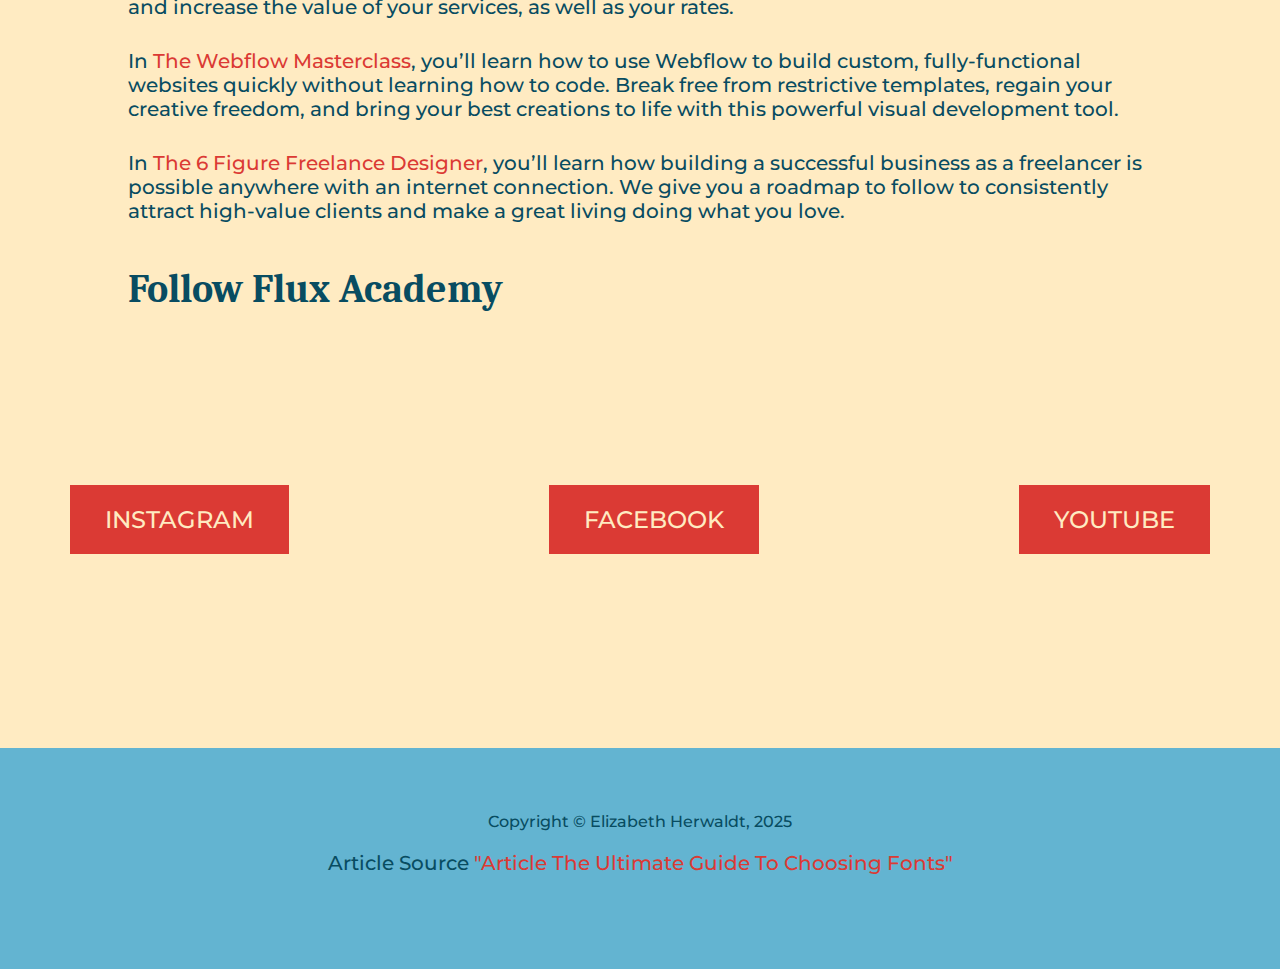
<file: Typography.html>
<!doctype html>
<html>
<head>
<meta charset="UTF-8">
<title>Typography</title>
<link href="Style.css" rel="stylesheet" type="text/css">
	<link rel="preconnect" href="https://fonts.googleapis.com">
<link rel="preconnect" href="https://fonts.gstatic.com" crossorigin>
<link href="https://fonts.googleapis.com/css2?family=Lato:ital,wght@0,100;0,300;0,400;0,700;0,900;1,100;1,300;1,400;1,700;1,900&family=Nunito:ital,wght@0,200..1000;1,200..1000&family=Roboto:ital,wght@0,100..900;1,100..900&display=swap" rel="stylesheet">
	<link rel="preconnect" href="https://fonts.googleapis.com">
<link rel="preconnect" href="https://fonts.gstatic.com" crossorigin>
<link href="https://fonts.googleapis.com/css2?family=Caladea:ital,wght@0,400;0,700;1,400;1,700&family=Montserrat:ital,wght@0,100..900;1,100..900&display=swap" rel="stylesheet">
</head>

<body>
	<header>
	<h1 style="color: #FFEBC2">The Ultimate Guide To Choosing Fonts</h1>
	<p><strong>Typography is vital for communication in design. Understanding the fundamentals of type and how to choose the best typeface pairings can improve your designs dramatically. After reading this guide, choosing fonts will be a breeze.</strong></p>
	<address style="color: #084c61">Monica Galvan</address>
	</header>
	<section>
	<h2>Is It A Font Or A Typeface?</h2>
<p>Let’s talk about the elephant in the room first. Font vs typeface, what’s the difference? Which is correct? The terms typeface and font are sometimes used interchangeably which can be a little confusing.</p>
	<p>A <strong>typeface</strong> is a collection of <strong>fonts</strong> while a font refers to a specific style or weight within a typeface family. So let’s put this context with an example. Helvetica is a typeface. But Helvetica Bold is a specific font within the Helvetica typeface family. <a href="https://www.flux-academy.com/blog/the-ultimate-guide-to-choosing-fonts" target="_blank">Here’s a visual example</a> so you can see the difference between a typeface and fonts.</p>
	<img src="Images/Typeface-vs-Fonts-(1).png" width="50%" alt=""/>
	<p>Now that we understand what a typeface and a font are, <strong>what is typography?</strong> Typography is the art and technique of arranging type. Whether you’re designing a website, an app, or a poster, you’re using type to deliver a message.</p>
	<p>Typography serves two main purposes. The first is it must be <strong>legible.</strong> Can a user read and understand it? The second is how you use typography to create a mood or design aesthetic to attract a specific audience.</p>
	<p>Learning the fundamental rules of type, so you can break them later, will help you become a better designer. It just takes practice and a little knowledge. If you want to learn more about type and how it relates to design, check out this article <a href="https://www.flux-academy.com/blog/what-is-typography" target="_blank">What is typography?</a></p>
	<q class="center">Use typography to create a mood or design aesthetic to attract a specific audience.</q>
	<h2>Categories Of Type</h2>	
	<p>In order to know how to choose fonts, we need to understand the various categories of type, the characteristics of each, and recommended usage. In this guide, we’ll refer to three different categories of type when choosing font pairings.</p>
    <img src="Images/Serif-Different-Types-of-Text.png" class="rightImage" width="50%" alt=""/>
<h2>Serif Typefaces</h2>
	<p>A serif is a small line or stroke attached to the end of a larger stroke, often referred to as the “feet” shown at the bottom of letters. Not all serifs are equal. Some have slight variations depending on the typeface and that is part of what makes them unique. An advantage of using serif typefaces is how many font weights they usually have within a family. One serif family might have a regular, italics, semi bold, semi bold italic, bold, bold italic, small caps, and more.</p>
	<p>Serif typefaces are more <strong>formal</strong> and <strong>traditional.</strong> They’re often used editorially such as in newspapers, magazines, and the body copy of books. One of the most well-known serif typefaces and probably the first font you ever used on a computer is Times New Roman. </p>
	<div style="clear:both"></div>
	<img src="Images/sans-Serif-fliped-Different-Types-of-Text.png" width="50%" class="leftImage" alt=""/>
	<h2>Sans Serif Typefaces</h2>
	<p>Sans serif typefaces do not have serifs (the French word sans, means “without”). These typefaces are more modern, bold, and great for eye-catching headlines. One of the most popular sans serif typefaces is Arial which is a copycat of Helvetica. Our main brand fonts here at Flux are two san serif typefaces.</p>
<div style="clear:both">
	<img src="Images/decorative-Different-Types-of-Text.png" width="50%" class="rightImage" alt=""/>
<h2>Decorative Typefaces</h2>
	<p>This category of typeface should be used sparingly, most for titles and headlines. It can range from scripts to monotype, and anything in between. These are a great way to add character to your design but should be avoided for long paragraphs of body copy as they can be difficult to read.</p>
	</div>
	<div style="clear:both"></div>
	<h1> Tips For Choosing Fonts</h1>
	<p>We’ve discussed what typography is as well as some of the main categories of type, now let’s dive into tips for how to choose the best fonts.</p>
	<h2>Start With Inspiration</h2>
	<p>An important part of the design process is research and inspiration. One of my favorite places to find design inspiration is on Pinterest. Let’s say I’m working on designing a poster to advertise an event. On Pinterest, I searched for “bold poster design” and this is what I found. There’s a lot of fun typefaces that might inspire the next one you use for your design.</p>
	<p>Notice from this moodboard, how type really influences the mood of the design. For more tips on why typography is important in design, <a herf="https://www.flux-academy.com/blog/why-is-typography-important-in-graphic-designcheck"> out this article to learn more.</a></p>
	<img src="Images/Pinterest-ScreenGrab.png" width="75%" alt=""/>
		<div class="center">
	<a href="https://www.pinterest.com" target="_blank" class="button"> EXPLORE PINTEREST </a>
	</div>
	<h2>Choose With Your Main Font First</h2>
	<p>No matter what you are designing, you should have a main font. When it comes to web design, most likely this will be used in your title or headline text. It’s meant to be an accent, to stand out, and influence the mood of your design. It doesn’t really matter what type of font it is, but knowing the first one will help you choose your second.</p>
	<p>Check out this video where Ran gives 3 tips to improve your typography.</p>
	<div class="center">
	<a href="https://youtu.be/T5bnFdXSBRA" target="_blank" class="button"> WATCH NOW </a>
	</div>
	<h2>Create Contrast With Your Second Font</h2>
	<p>Now that you have a main font for your design, the best way to choose a good secondary font is to make sure it’s dramatically different yet complements the design. You wouldn’t want to choose two serifs that look similar, there is no contrast and in fact, it looks like a design mistake. Take a look at this example, these are two different serif typefaces but it’s difficult to tell.</p>
	<h2>Try Pairing Opposites</h2>
	<p>One of these ways to choose fonts is to choose a pair of opposites. A good example of this is to use a big and bold serif for your headline and a nice traditional serif typeface for the body copy. Take a look at this example, to see this tip in action.</p>
	<h2>Vary Width</h2>
	<p>Another tip is to think about the width of the typeface and how they complement each other. For example, maybe you want to pair a condensed sans serif typeface with a wider san serif. While they are both the same category of type, they vary in contrast due to their width. Take a look at this example for inspiration.</p>
	<h2>Consider Shape: Geometric Vs Organic</h2>
	<p>Typefaces can have geometric or organic attributes in their shape. One of the most well-known geometric typefaces is Futura, notice how open and round the O is in this poster design example.</p>
<img src="Images/Geometric Typeface Futura Example.jpeg" width="40%" alt=""/>
<div style="clear:both"></div>
<img src="Images/Geometric Sans Serif Example.png" class="rightImage" width="50%" alt=""/>
<h2>Modern Geometric Typeface</h2>
<p>In this example, the main headline uses a modern geometric sans serif typeface. This font choice helps establish the rest of the design, it pairs well with the Lomography logotype, the camera product photo, and other design elements.</p>
<div style="clear:both"></div>
<img src="Images/Organic Typeface Pairing Example.jpeg" class="leftImage" width="50%" alt=""/>
<h2>Organic Typeface</h2>
<p>In contrast to the above geometric typeface, notice how organic this typeface pairing is. There’s plenty of variation in the characters, it almost looks a little hand-done. This adds a quirky quality to the design if that’s what you are going for.</p>
	<div style="clear:both"></div>
<h2>Limit Your Design To 2–3 Typefaces</h2>
	<p>Just like choosing a color palette, it can be easy to get carried away with all the options available to use for your design. A good general rule is to stick to about 2–3 different typefaces total for a design. Now of course this might vary depending on what you are designing but it’s a good rule of thumb.</p>
	<p>For example, if you’re designing a logo you’ll most likely modify one main font and maybe use a secondary typeface. For a website or an app, you’ll likely want to follow the same rule. Especially when designing for digital screens, legibility and accessibility are key to creating a good user experience.</p>
	<p>Take a look at this poster designed for the Tribeca Film Festival. It’s a successful design for many reasons such as using scale with type, a good use of space, and hierarchy. But notice how they limited the design to three typefaces. The “CUT” and “TO” are two distinctly different bold serif typefaces. The first is thick and condensed while the second is still bold but wide. These are further paired well with a third monotype (think, typewriter) font for the main body copy with the fine details of the event.</p>
<img src="Images/CUT TO Poster.jpeg" width="50%" alt=""/>
<h2>Avoid Trendy Or Popular Typefaces</h2>
	<p>You want to choose typefaces that stand the test of time. Be wary of trendy or popular typefaces that you see everyone else using. If you choose something too niche or close to the times when designing a logo, for example, you’ll find yourself having to redesign it after a few short years. To avoid your design becoming outdated, include classic and well-known typefaces. Check out this fun article on <a herf="https://blog.spoongraphics.co.uk/articles/25-classic-fonts-that-will-last-a-whole-design-career">25 classic fonts that will last a whole design career.</a></p>
	<h2>Understand The Goal For This Design</h2>
	<p>If you’re designing a brand or a website for a client, are they in an industry where they need a lot of trust from their customer? For example, maybe it’s a banking app. Or are they trying to disrupt the space they are in? In the same example, maybe you’re creating a site for a cryptocurrency app. Yes they want to gain the trust of their potential customer but they also want to stand out, maybe be a little more modern and bold to gain the attention and respect of a potential customer.</p>
	<p>Understanding the intention behind the design will dictate your font choices. This is something Ran expands on this video on how to choose fonts.</p>
	<div class="center">
	<a href="https://youtu.be/obZX8oIjia4" target="_blank" class="button"> WATCH NOW </a>
		</div>
	<h1> Want To Learn More About Type And Design?</h1>
	<p>First, check out our <a herf="https://www.youtube.com/channel/UCN7dywl5wDxTu1RM3eJ_h9Q">YouTube channel Flux</a> where we share tons of free information on how to become a web designer.</p>
	<p>Consider checking out one of our programs for a deep dive into a specific topic. We offer 3 different programs that go deep into design, development, and how to build a successful freelance business. We give you the path to follow so you learn only the skills you need at your pace.</p>
	<p>In <a herf="https://www.flux-academy.com/courses/web-design-masterclass">The $10k Website Process</a>, you’ll discover a step-by-step process to design beautiful, high-value websites that achieve strategic goals for your clients. Master the art and strategy of website design, and increase the value of your services, as well as your rates.</p>
	<p>In <a herf="https://www.flux-academy.com/courses/the-webflow-masterclass"> The Webflow Masterclass</a>, you’ll learn how to use Webflow to build custom, fully-functional websites quickly without learning how to code. Break free from restrictive templates, regain your creative freedom, and bring your best creations to life with this powerful visual development tool.</p>
	<p>In <a herf="https://www.flux-academy.com/courses/freelancing-for-web-designers">The 6 Figure Freelance Designer</a>, you’ll learn how building a successful business as a freelancer is possible anywhere with an internet connection. We give you a roadmap to follow to consistently attract high-value clients and make a great living doing what you love.</p>
	<h2>Follow Flux Academy</h2>
		<div class="center" >
			<div style="padding: 100px;"><a  href="https://www.instagram.com/flux.academy" target="_blank" class="button"> INSTAGRAM </a></div>
			<div style="padding: 100px;"><a href="https://www.facebook.com/FluxDesignAcademy/" target="_blank" class="button"> FACEBOOK </a></div>
			<div style="padding: 100px;"><a href="https://www.youtube.com/@FluxAcademy/featured" target="_blank" class="button"> YOUTUBE </a></div>
		</div>
	</section>
	
	
<footer>Copyright © Elizabeth Herwaldt, 2025
<p>Article Source <a href="The Ultimate Guide To Choosing Fonts">"Article The Ultimate Guide To Choosing Fonts"</a></p></footer>
	
</body> 
</html>
</file>
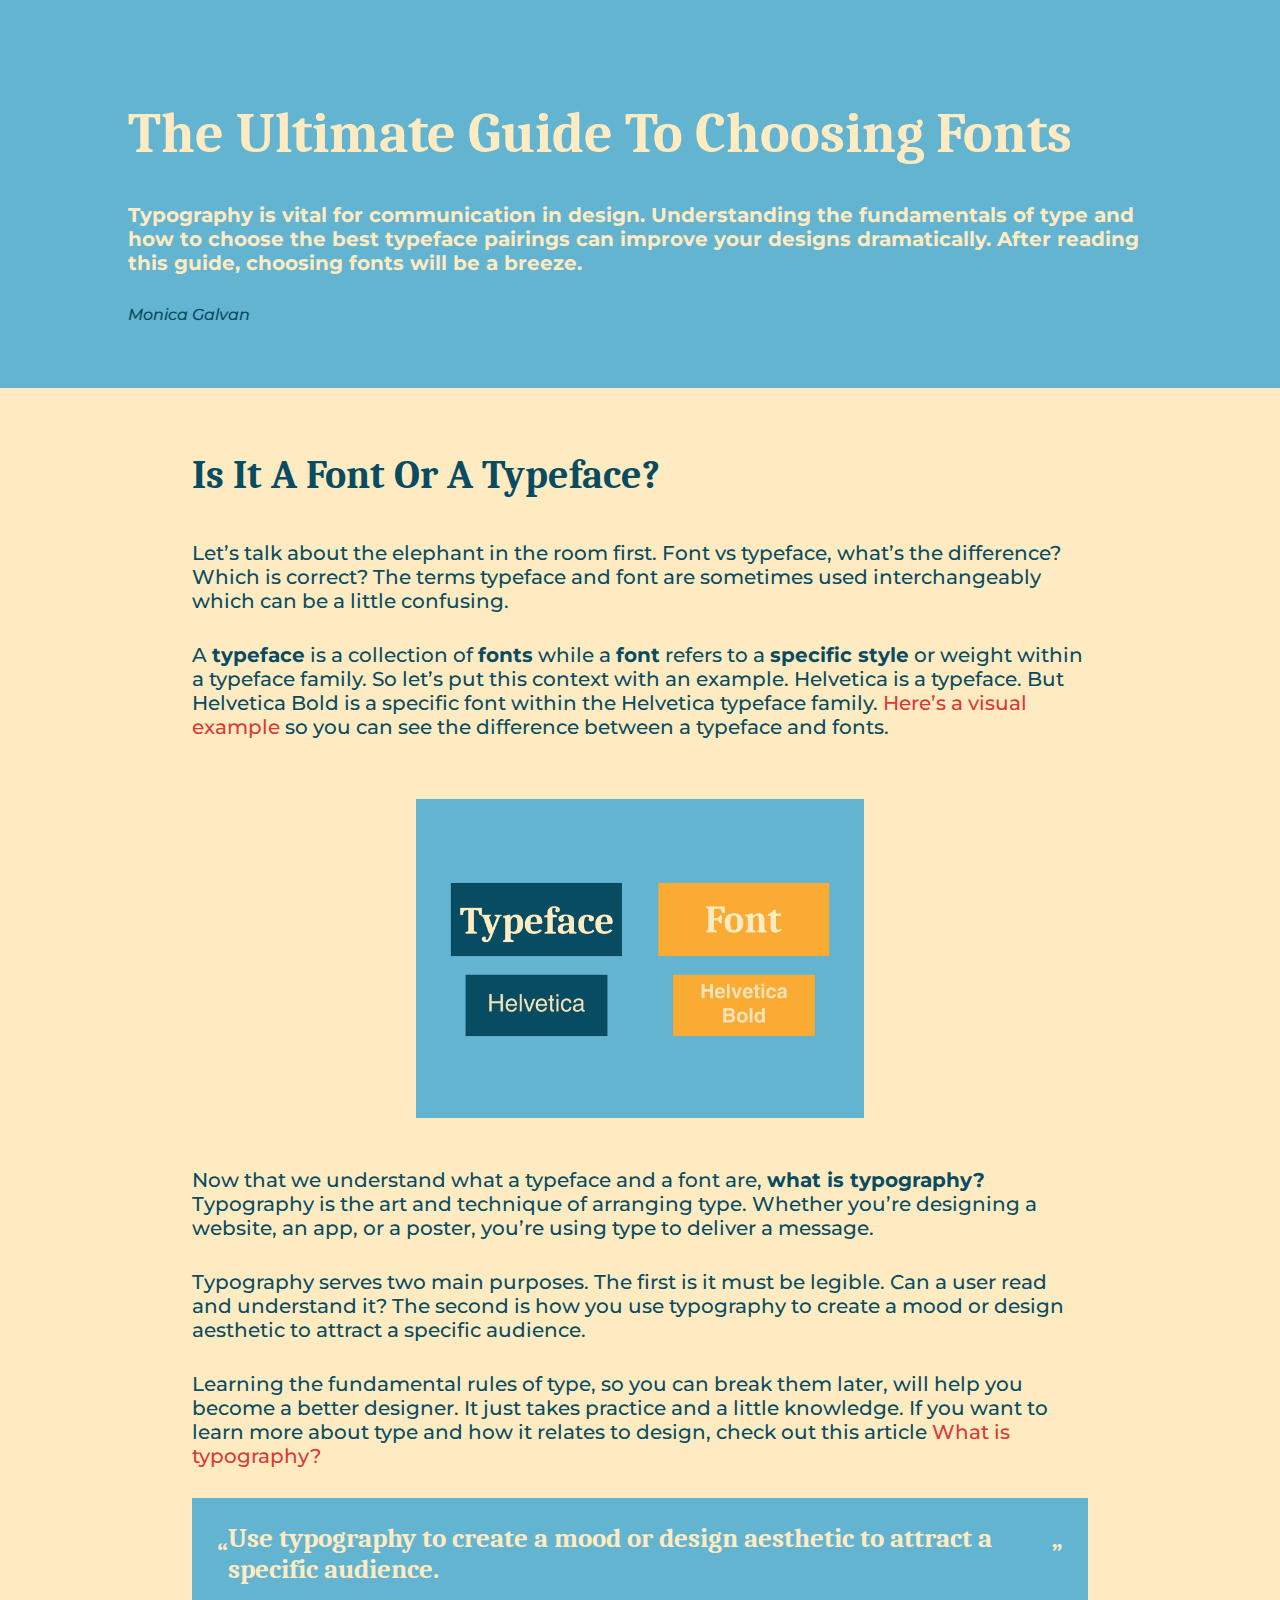
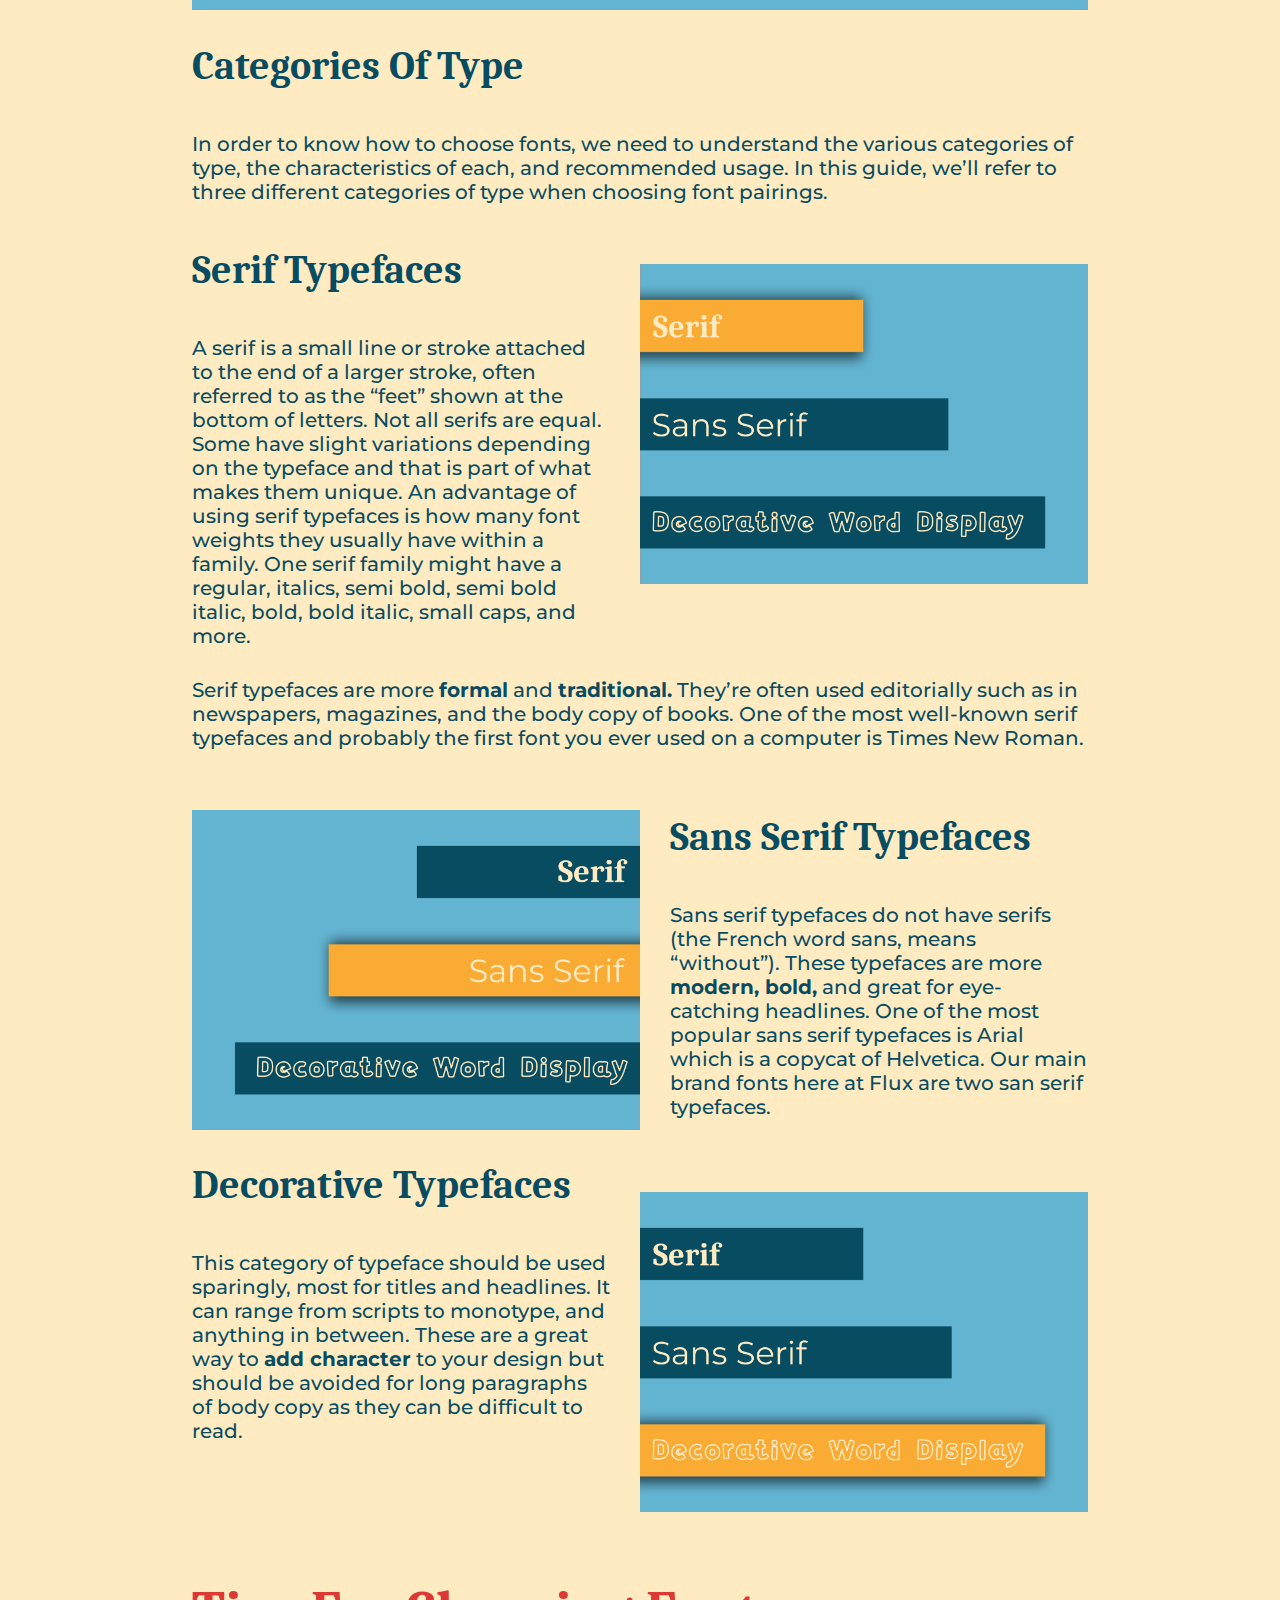
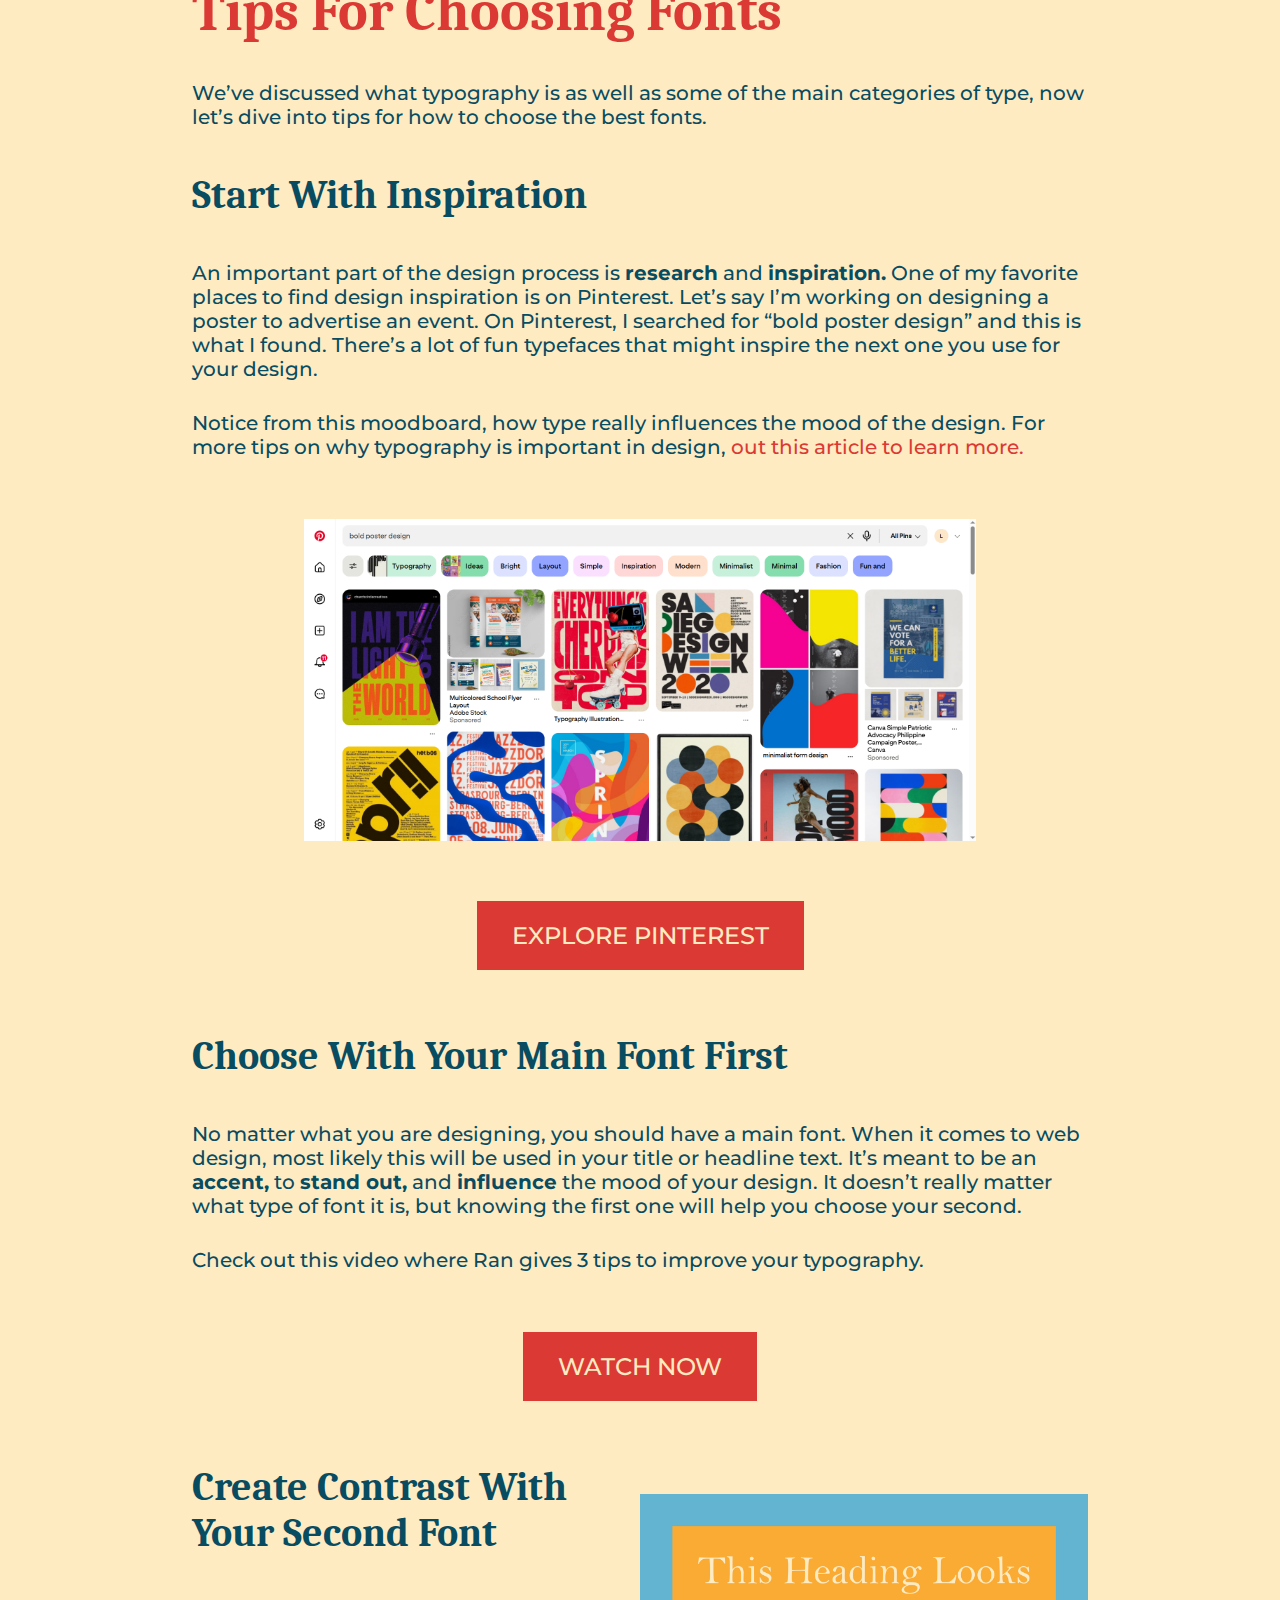
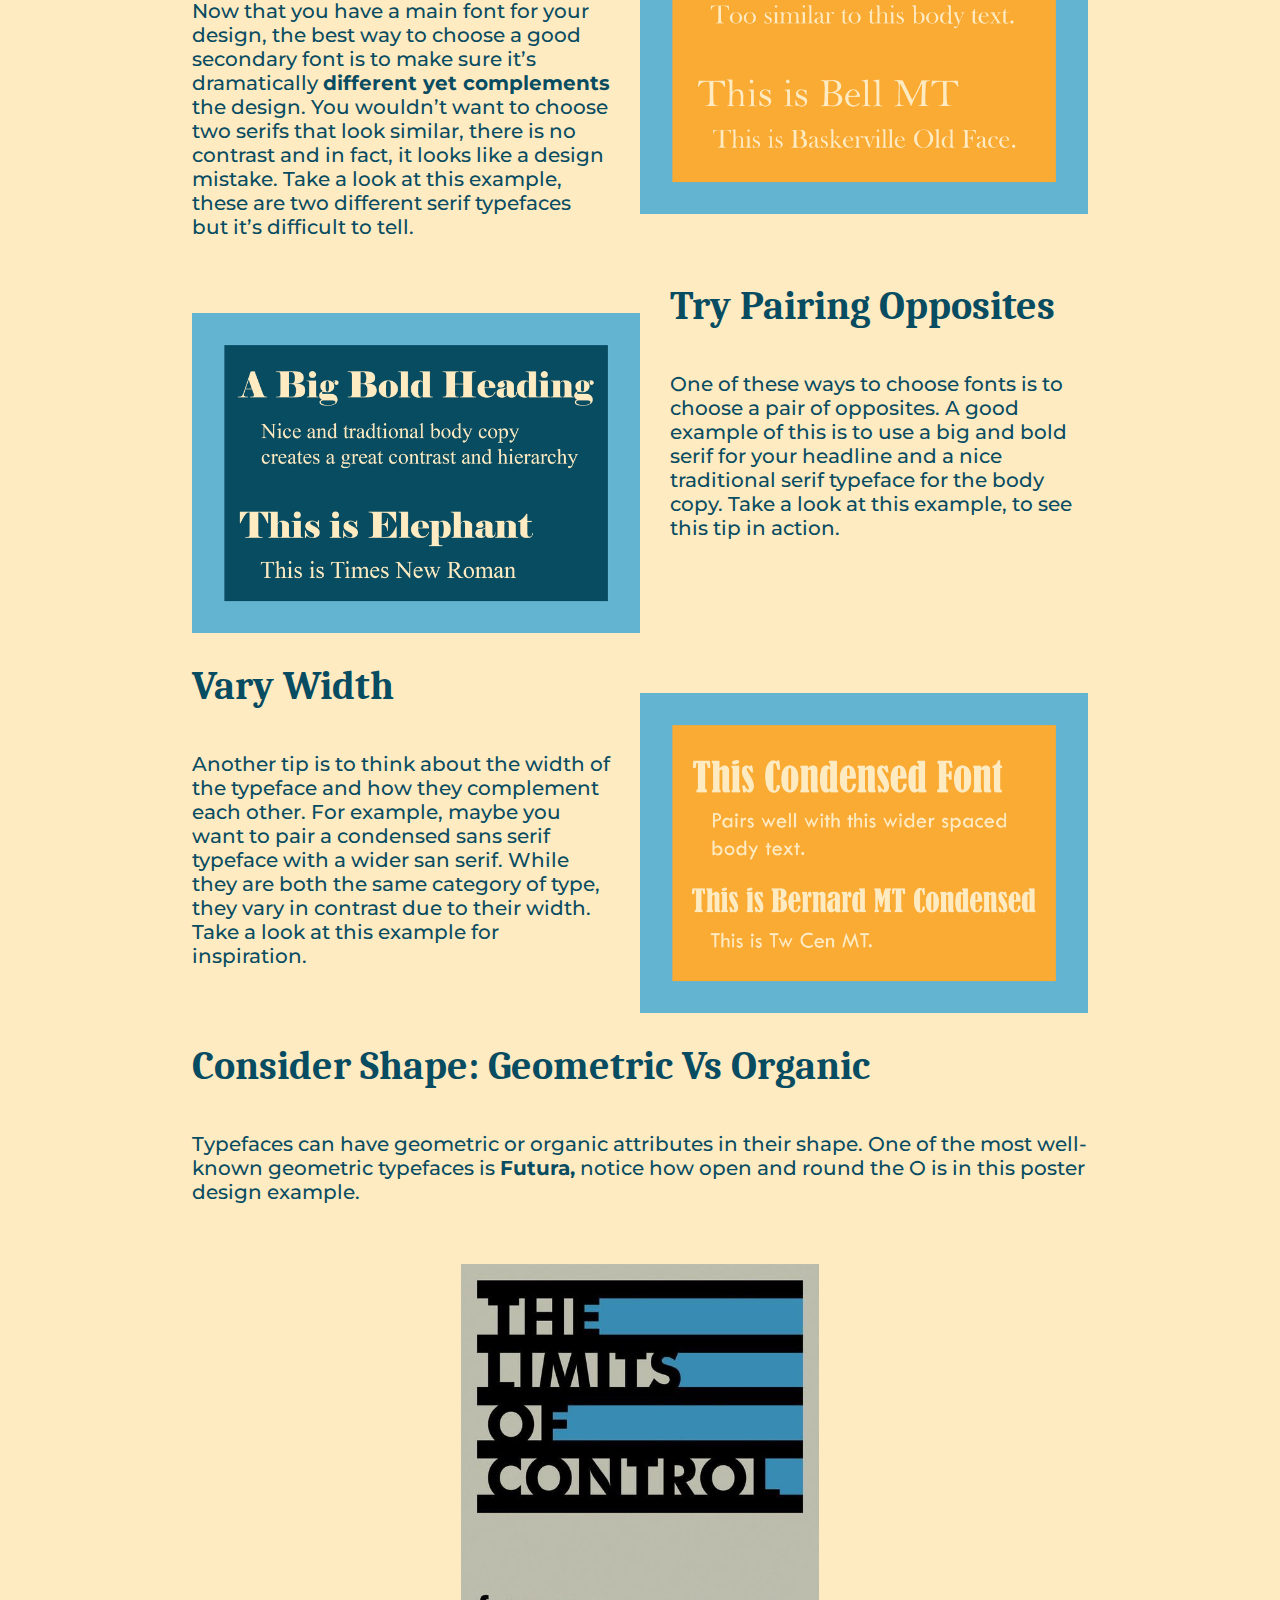
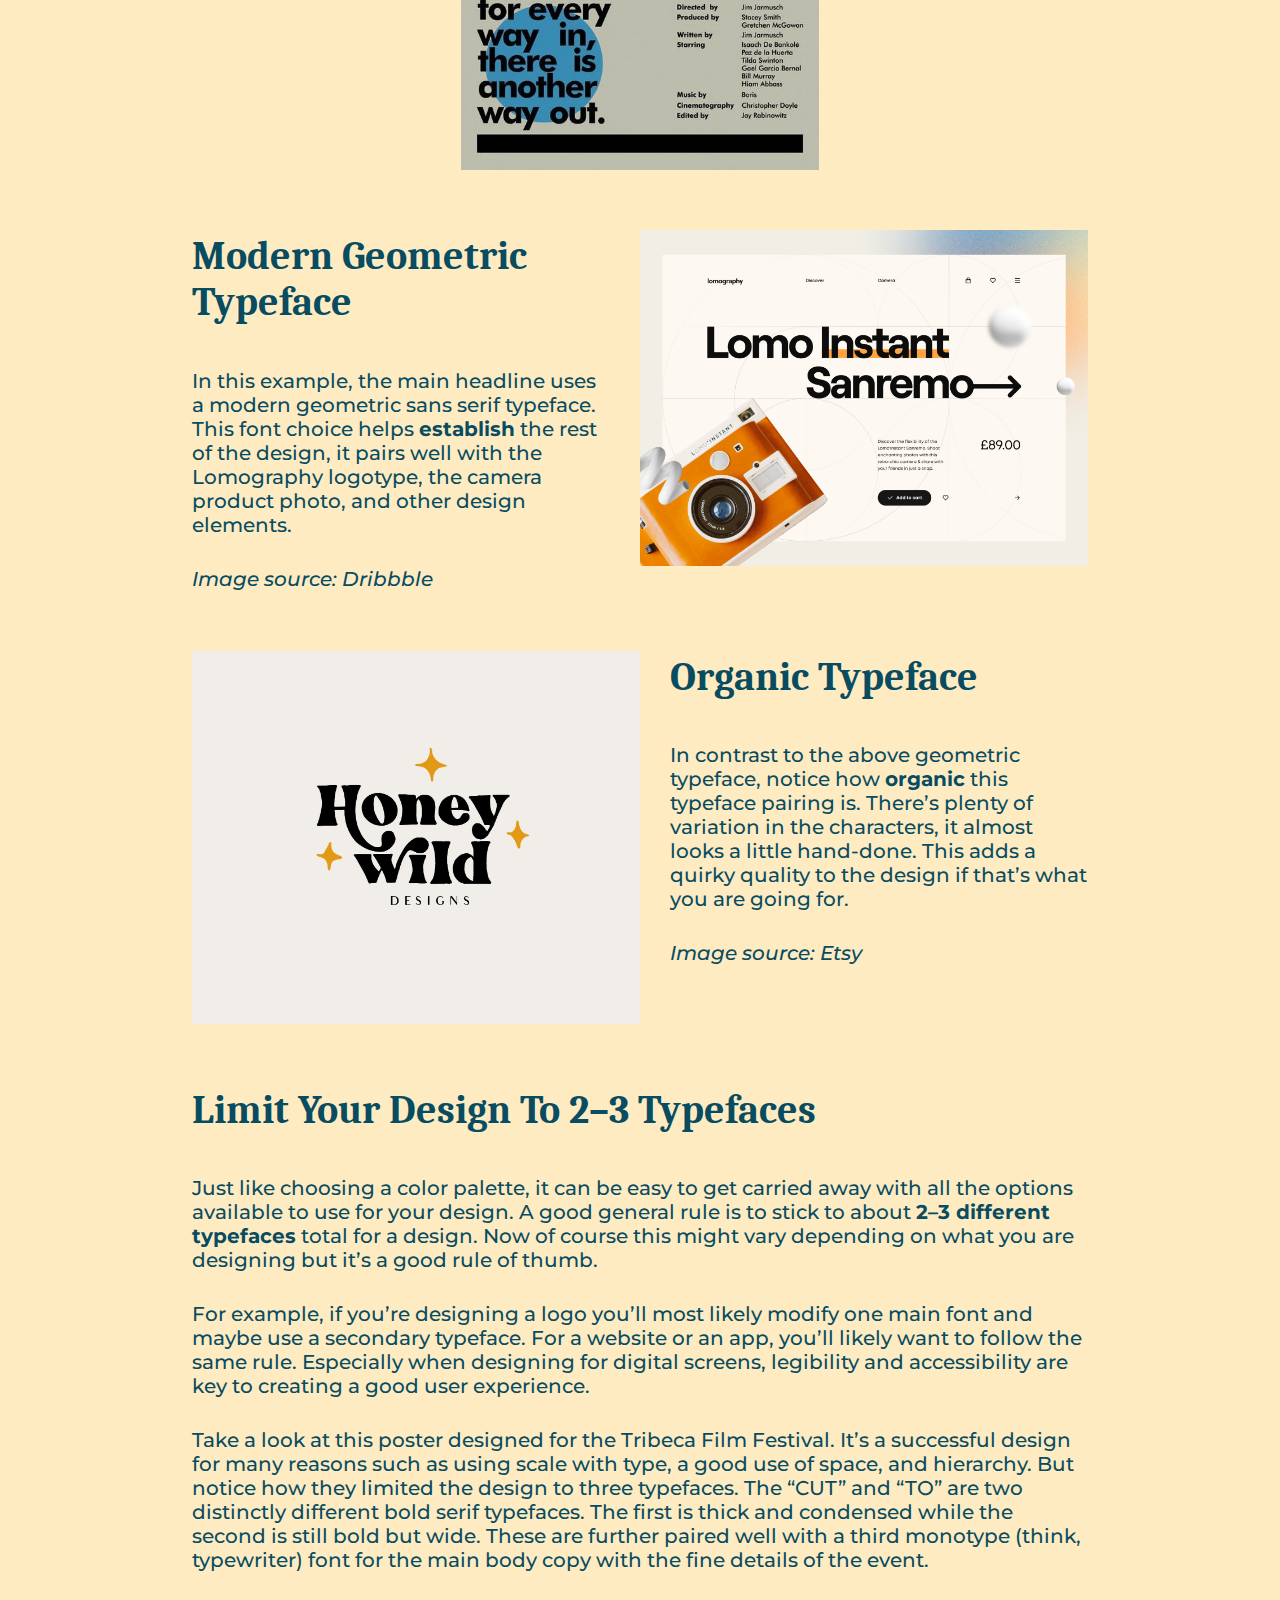
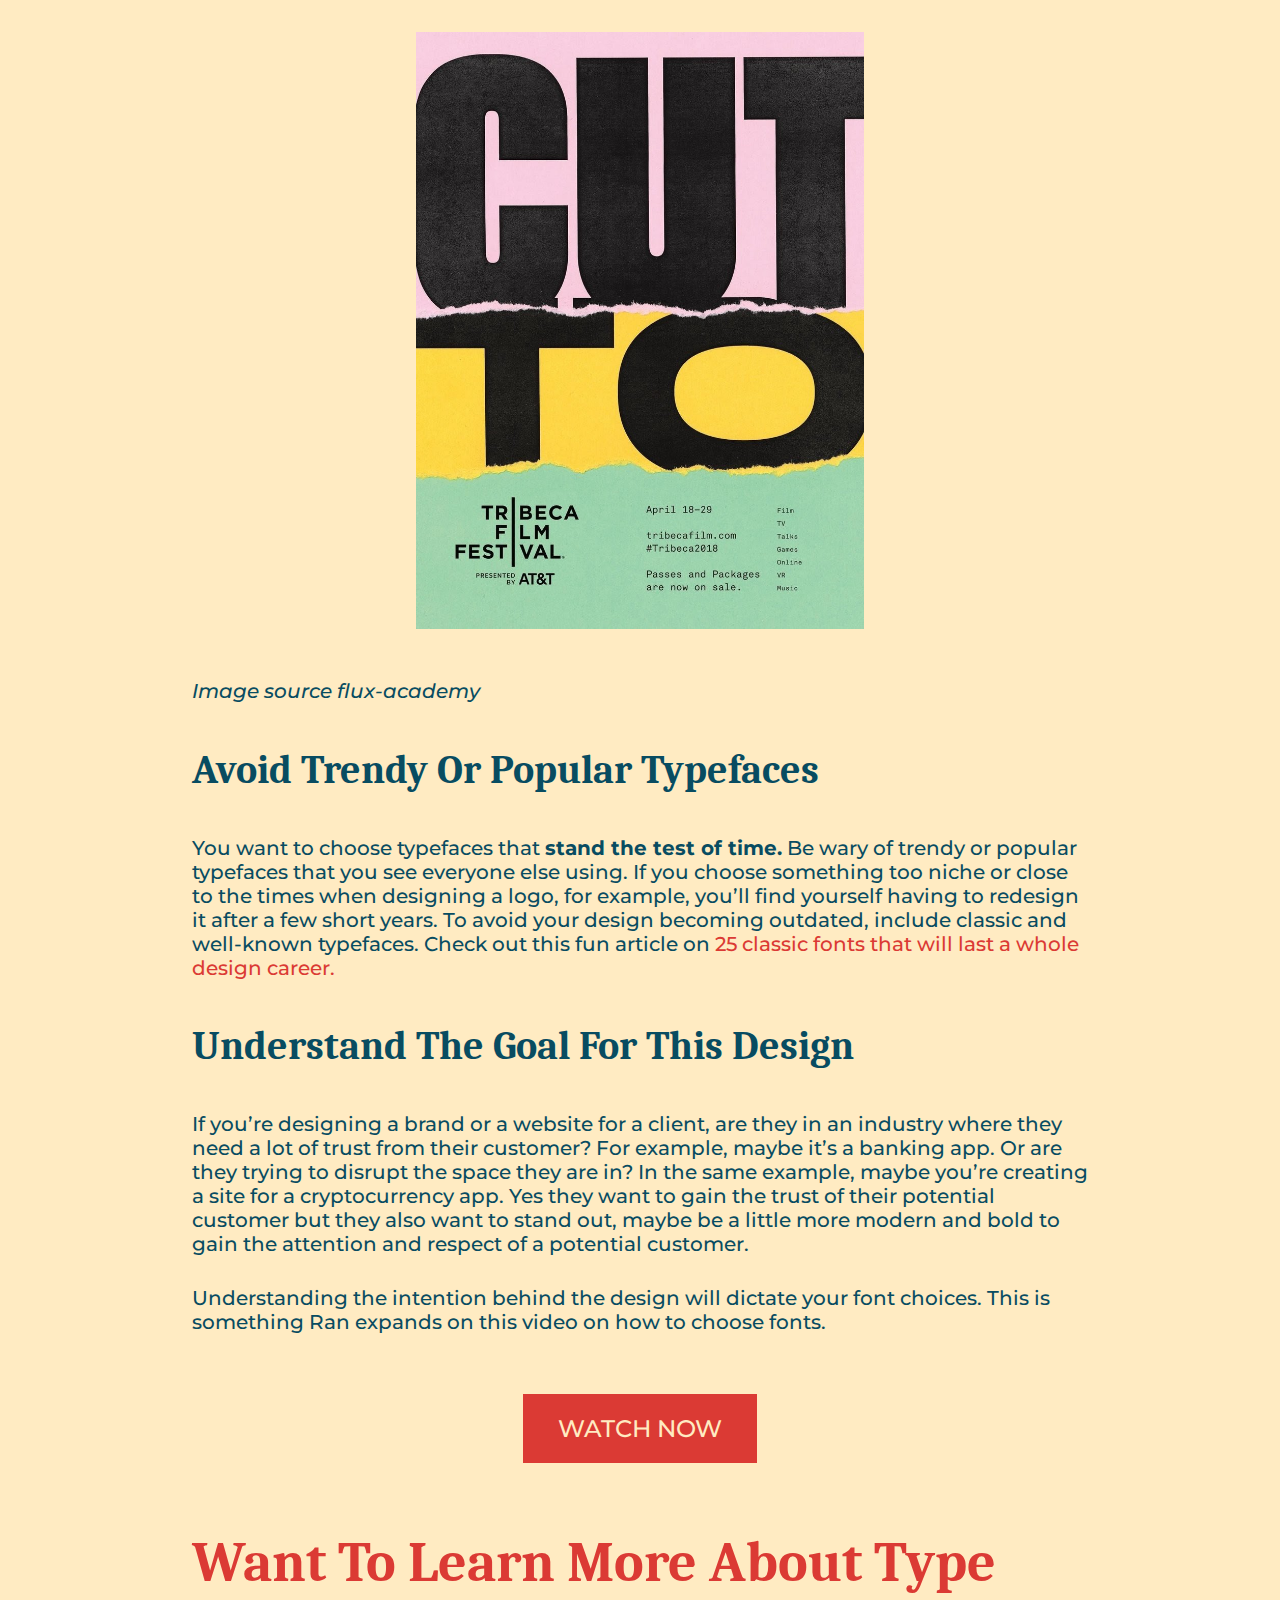
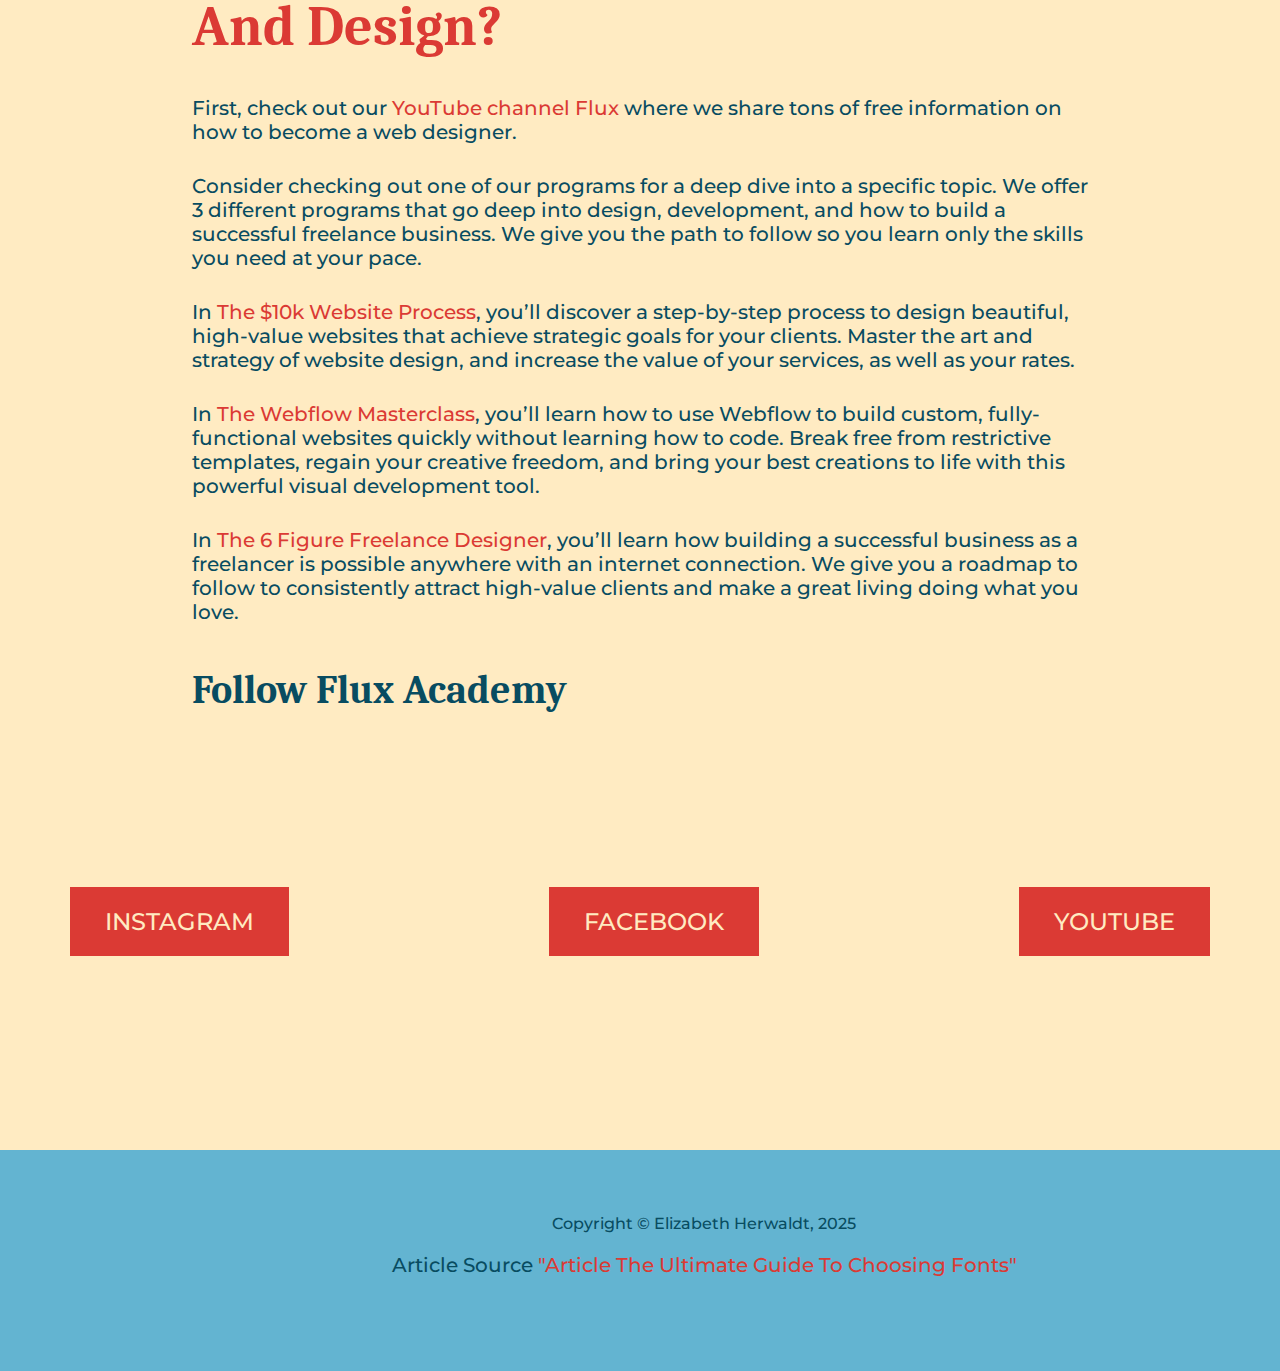
<file: Coding Typography/Typography.html>
<!doctype html>
<html>
<head>
<meta charset="UTF-8">
<title>Typography</title>
<link href="Style.css" rel="stylesheet" type="text/css">
	<link rel="preconnect" href="https://fonts.googleapis.com">
<link rel="preconnect" href="https://fonts.gstatic.com" crossorigin>
<link href="https://fonts.googleapis.com/css2?family=Lato:ital,wght@0,100;0,300;0,400;0,700;0,900;1,100;1,300;1,400;1,700;1,900&family=Nunito:ital,wght@0,200..1000;1,200..1000&family=Roboto:ital,wght@0,100..900;1,100..900&display=swap" rel="stylesheet">
	<link rel="preconnect" href="https://fonts.googleapis.com">
<link rel="preconnect" href="https://fonts.gstatic.com" crossorigin>
<link href="https://fonts.googleapis.com/css2?family=Caladea:ital,wght@0,400;0,700;1,400;1,700&family=Montserrat:ital,wght@0,100..900;1,100..900&display=swap" rel="stylesheet">
</head>

<body>
	<header>
	<h1 style="color: #FFEBC2">The Ultimate Guide To Choosing Fonts</h1>
	<p><strong>Typography is vital for communication in design. Understanding the fundamentals of type and how to choose the best typeface pairings can improve your designs dramatically. After reading this guide, choosing fonts will be a breeze.</strong></p>
	<address style="color: #084c61">Monica Galvan</address>
	</header>
	<section>
	<h2>Is It A Font Or A Typeface?</h2>
<p>Let’s talk about the elephant in the room first. Font vs typeface, what’s the difference? Which is correct? The terms typeface and font are sometimes used interchangeably which can be a little confusing.</p>
	<p>A <strong>typeface</strong> is a collection of <strong>fonts</strong> while a <strong>font</strong> refers to a <strong>specific style</strong> or weight within a typeface family. So let’s put this context with an example. Helvetica is a typeface. But Helvetica Bold is a specific font within the Helvetica typeface family. <a href="https://www.flux-academy.com/blog/the-ultimate-guide-to-choosing-fonts" target="_blank">Here’s a visual example</a> so you can see the difference between a typeface and fonts.</p>
	<img src="Images/TypefacevsFonts.png" width="50%" alt="">
<p>Now that we understand what a typeface and a font are, <strong>what is typography?</strong> Typography is the art and technique of arranging type. Whether you’re designing a website, an app, or a poster, you’re using type to deliver a message.</p>
	<p>Typography serves two main purposes. The first is it must be legible. Can a user read and understand it? The second is how you use typography to create a mood or design aesthetic to attract a specific audience.</p>
	<p>Learning the fundamental rules of type, so you can break them later, will help you become a better designer. It just takes practice and a little knowledge. If you want to learn more about type and how it relates to design, check out this article <a href="https://www.flux-academy.com/blog/what-is-typography" target="_blank">What is typography?</a></p>
	<q class="center">Use typography to create a mood or design aesthetic to attract a specific audience.</q>
	<h2>Categories Of Type</h2>	
	<p>In order to know how to choose fonts, we need to understand the various categories of type, the characteristics of each, and recommended usage. In this guide, we’ll refer to three different categories of type when choosing font pairings.</p>
    <img src="Images/Serif-Different-Types-of-Text.png" class="rightImage" width="50%" alt=""/>
<h2>Serif Typefaces</h2>
	<p>A serif is a small line or stroke attached to the end of a larger stroke, often referred to as the “feet” shown at the bottom of letters. Not all serifs are equal. Some have slight variations depending on the typeface and that is part of what makes them unique. An advantage of using serif typefaces is how many font weights they usually have within a family. One serif family might have a regular, italics, semi bold, semi bold italic, bold, bold italic, small caps, and more.</p>
	<p>Serif typefaces are more <strong>formal</strong> and <strong>traditional.</strong> They’re often used editorially such as in newspapers, magazines, and the body copy of books. One of the most well-known serif typefaces and probably the first font you ever used on a computer is Times New Roman. </p>
	<div style="clear:both"></div>
	<img src="Images/sans-Serif-fliped-Different-Types-of-Text.png" width="50%" class="leftImage" alt=""/>
	<h2>Sans Serif Typefaces</h2>
	<p>Sans serif typefaces do not have serifs (the French word sans, means “without”). These typefaces are more <strong>modern, bold,</strong> and great for eye-catching headlines. One of the most popular sans serif typefaces is Arial which is a copycat of Helvetica. Our main brand fonts here at Flux are two san serif typefaces.</p>
<div style="clear:both">
	<img src="Images/decorative-Different-Types-of-Text.png" width="50%" class="rightImage" alt=""/>
<h2>Decorative Typefaces</h2>
	<p>This category of typeface should be used sparingly, most for titles and headlines. It can range from scripts to monotype, and anything in between. These are a great way to <strong>add character</strong> to your design but should be avoided for long paragraphs of body copy as they can be difficult to read.</p>
	</div>
	<div style="clear:both"></div>
	<h1> Tips For Choosing Fonts</h1>
	<p>We’ve discussed what typography is as well as some of the main categories of type, now let’s dive into tips for how to choose the best fonts.</p>
	<h2>Start With Inspiration</h2>
	<p>An important part of the design process is <strong>research</strong> and <strong>inspiration.</strong> One of my favorite places to find design inspiration is on Pinterest. Let’s say I’m working on designing a poster to advertise an event. On Pinterest, I searched for “bold poster design” and this is what I found. There’s a lot of fun typefaces that might inspire the next one you use for your design.</p>
	<p>Notice from this moodboard, how type really influences the mood of the design. For more tips on why typography is important in design, <a href="https://www.flux-academy.com/blog/why-is-typography-important-in-graphic-design"> out this article to learn more.</a></p>
	<img src="Images/Pinterest-ScreenGrab.png" width="75%" alt=""/>
		<div class="center">
	<a href="https://www.pinterest.com" target="_blank" class="button"> EXPLORE PINTEREST </a>
	</div>
	<h2>Choose With Your Main Font First</h2>
	<p>No matter what you are designing, you should have a main font. When it comes to web design, most likely this will be used in your title or headline text. It’s meant to be an <strong>accent,</strong> to <strong>stand out,</strong> and <strong>influence</strong> the mood of your design. It doesn’t really matter what type of font it is, but knowing the first one will help you choose your second.</p>
	<p>Check out this video where Ran gives 3 tips to improve your typography.</p>
	<div class="center">
	<a href="https://youtu.be/T5bnFdXSBRA" target="_blank" class="button"> WATCH NOW </a>
	</div>
	<div>
	<img src="Images/SerifFontsNoVariation.png" class="rightImage" width="50%" alt=""/>
	<h2>Create Contrast With Your Second Font</h2>
	<p>Now that you have a main font for your design, the best way to choose a good secondary font is to make sure it’s dramatically <strong>different yet complements</strong> the design. You wouldn’t want to choose two serifs that look similar, there is no contrast and in fact, it looks like a design mistake. Take a look at this example, these are two different serif typefaces but it’s difficult to tell.</p>
	</div>
<div style="clear:both">
<img src="Images/ContrastWithSerif.png" class="leftImage" width="50%" alt=""/>
<h2>Try Pairing Opposites</h2>
	<p>One of these ways to choose fonts is to choose a pair of opposites. A good example of this is to use a big and bold serif for your headline and a nice traditional serif typeface for the body copy. Take a look at this example, to see this tip in action.</p>
		</div>
<div style="clear:both">
    <img src="Images/SansSerifFontVariation.png" class="rightImage" width="50%" alt=""/>
<h2>Vary Width</h2>
	<p>Another tip is to think about the width of the typeface and how they complement each other. For example, maybe you want to pair a condensed sans serif typeface with a wider san serif. While they are both the same category of type, they vary in contrast due to their width. Take a look at this example for inspiration.</p>
		</div>
<h2 style="clear:both">Consider Shape: Geometric Vs Organic</h2>
	<p>Typefaces can have geometric or organic attributes in their shape. One of the most well-known geometric typefaces is <strong>Futura,</strong> notice how open and round the O is in this poster design example.</p>
<img src="Images/Geometric Typeface Futura Example.jpeg" width="40%" alt=""/>
<div style="clear:both"></div>
<img src="Images/Geometric Sans Serif Example.png" class="rightImage" width="50%" alt=""/>
<h2>Modern Geometric Typeface</h2>
<p>In this example, the main headline uses a modern geometric sans serif typeface. This font choice helps <strong>establish</strong> the rest of the design, it pairs well with the Lomography logotype, the camera product photo, and other design elements.</p>
	<p><cite>Image source: Dribbble</cite></p>
<div style="clear:both"></div>
<img src="Images/Organic Typeface Pairing Example.jpeg" class="leftImage" width="50%" alt=""/>
<h2>Organic Typeface</h2>
<p>In contrast to the above geometric typeface, notice how <strong>organic</strong> this typeface pairing is. There’s plenty of variation in the characters, it almost looks a little hand-done. This adds a quirky quality to the design if that’s what you are going for.</p>
		<p><cite>Image source: Etsy</cite> </p>
	<div style="clear:both"></div>
<h2>Limit Your Design To 2–3 Typefaces</h2>
	<p>Just like choosing a color palette, it can be easy to get carried away with all the options available to use for your design. A good general rule is to stick to about <strong>2–3 different typefaces</strong> total for a design. Now of course this might vary depending on what you are designing but it’s a good rule of thumb.</p>
	<p>For example, if you’re designing a logo you’ll most likely modify one main font and maybe use a secondary typeface. For a website or an app, you’ll likely want to follow the same rule. Especially when designing for digital screens, legibility and accessibility are key to creating a good user experience.</p>
	<p>Take a look at this poster designed for the Tribeca Film Festival. It’s a successful design for many reasons such as using scale with type, a good use of space, and hierarchy. But notice how they limited the design to three typefaces. The “CUT” and “TO” are two distinctly different bold serif typefaces. The first is thick and condensed while the second is still bold but wide. These are further paired well with a third monotype (think, typewriter) font for the main body copy with the fine details of the event.</p>
<img src="Images/CUT TO Poster.jpeg" width="50%" alt=""/>
<p><cite>Image source flux-academy </cite></p>
<h2>Avoid Trendy Or Popular Typefaces</h2>
	<p>You want to choose typefaces that <strong>stand the test of time.</strong> Be wary of trendy or popular typefaces that you see everyone else using. If you choose something too niche or close to the times when designing a logo, for example, you’ll find yourself having to redesign it after a few short years. To avoid your design becoming outdated, include classic and well-known typefaces. Check out this fun article on <a href="https://blog.spoongraphics.co.uk/articles/25-classic-fonts-that-will-last-a-whole-design-career">25 classic fonts that will last a whole design career.</a></p>
	<h2>Understand The Goal For This Design</h2>
	<p>If you’re designing a brand or a website for a client, are they in an industry where they need a lot of trust from their customer? For example, maybe it’s a banking app. Or are they trying to disrupt the space they are in? In the same example, maybe you’re creating a site for a cryptocurrency app. Yes they want to gain the trust of their potential customer but they also want to stand out, maybe be a little more modern and bold to gain the attention and respect of a potential customer.</p>
	<p>Understanding the intention behind the design will dictate your font choices. This is something Ran expands on this video on how to choose fonts.</p>
	<div class="center">
	<a href="https://youtu.be/obZX8oIjia4" target="_blank" class="button"> WATCH NOW </a>
		</div>
	<h1> Want To Learn More About Type And Design?</h1>
	<p>First, check out our <a href="https://www.youtube.com/@FluxAcademy/featured">YouTube channel Flux</a> where we share tons of free information on how to become a web designer.</p>
	<p>Consider checking out one of our programs for a deep dive into a specific topic. We offer 3 different programs that go deep into design, development, and how to build a successful freelance business. We give you the path to follow so you learn only the skills you need at your pace.</p>
	<p>In <a href="https://www.flux-academy.com/courses/web-design-masterclass">The $10k Website Process</a>, you’ll discover a step-by-step process to design beautiful, high-value websites that achieve strategic goals for your clients. Master the art and strategy of website design, and increase the value of your services, as well as your rates.</p>
	<p>In <a href="https://www.flux-academy.com/courses/the-webflow-masterclass"> The Webflow Masterclass</a>, you’ll learn how to use Webflow to build custom, fully-functional websites quickly without learning how to code. Break free from restrictive templates, regain your creative freedom, and bring your best creations to life with this powerful visual development tool.</p>
	<p>In <a href="https://www.flux-academy.com/courses/freelancing-for-web-designers">The 6 Figure Freelance Designer</a>, you’ll learn how building a successful business as a freelancer is possible anywhere with an internet connection. We give you a roadmap to follow to consistently attract high-value clients and make a great living doing what you love.</p>
	<h2>Follow Flux Academy</h2>
		<div class="center">
			<div style="padding: 100px;"><a  href="https://www.instagram.com/flux.academy" target="_blank" class="button"> INSTAGRAM </a></div>
			<div style="padding: 100px;"><a href="https://www.facebook.com/FluxDesignAcademy/" target="_blank" class="button"> FACEBOOK </a></div>
			<div style="padding: 100px;"><a href="https://www.youtube.com/@FluxAcademy/featured" target="_blank" class="button"> YOUTUBE </a></div>
		</div>
	</section>
	
	
<footer>Copyright © Elizabeth Herwaldt, 2025
<p>Article Source <a href="The Ultimate Guide To Choosing Fonts">"Article The Ultimate Guide To Choosing Fonts"</a></p></footer>
	
</body> 
</html>
</file>
<file: Style.css>
@charset "UTF-8";
body {font-family: "Montserrat", sans-serif;
  font-optical-sizing: auto;
  font-weight: 500;
  font-style: normal;
  color: #084C61;	
  font-variation-settings:
    "wdth" 100;
	margin: 0;
	background-color: #FFEBC2
}
h1 {color: #DB3A34; 
  font-family: "Caladea", serif;
  font-weight: 700;
  font-style: normal;
  font-optical-sizing: auto;
  font-size: 3.5em;
}
h2 {
	color:#084C61;
	font-family: "Caladea", serif;
    font-weight: 700;
    font-style: normal;
    font-optical-sizing: auto;
	font-size:2.5em;
	padding-bottom: 10px
}
p{ 
	padding-bottom: 10px;
	font-size:1.25em
	
}
a {
	color: #DB3A34;
	text-decoration: none;
}
a:hover {
	color: #faab33
}
.button {
	Background-color:#DB3A34;
	Color:	#FFEBC2;
	text-decoration: None;
	font-size: 1.5em;
	text-align: center;
	Display: inline-block;
	Padding:20px 35px;
	margin: 30px
}
.button:hover{ 
		background-color: #faab33;
		Color: #FFEBC2
	}
	
.center{
  display: flex;
  justify-content: center;
  align-items: center;
}

img{
	padding-top: 30px;
	padding-bottom:30px; 
	 display: block;
     margin: auto;
}
.leftImage{
	float:left;
	padding-bottom: 30px;
	padding-top: 30px;
	padding-right: 30px;
}
.rightImage{
	float:right;
	padding-bottom: 30px;
	padding-top: 30px;
	padding-left: 30px;
}
footer{
	background-color: #63B4D1;
	color: #084C61;
	bottom: 0;
	text-align: center;
	padding: 5%
	
}
header {
	padding-top: 5%;
	padding-bottom: 5%;
	padding-left: 10%;
	padding-right: 10%;
	background-color: #63B4D1;
	color: #FFEBC2;
}
section{
  margin-right: 10%;
	margin-left: 10%;
	margin-bottom: 5%;
	margin-top: 5%;
	
}
.sectionBG{
	background-color: #63B4D1
}
q{
	color:#FFEBC2;
	background-color: #63B4D1;
	Padding: 20px;
	float:center;
	font-family: "Caladea", serif;
  font-weight: 700;
  font-style: normal;
  font-optical-sizing: auto;
  font-size: 1.75em;
	
	
 }
</file>
<file: Coding Typography/Style.css>
@charset "UTF-8";
body {font-family: "Montserrat", sans-serif;
  font-optical-sizing: auto;
  font-weight: 500;
  font-style: normal;
  color: #084C61;	
  font-variation-settings:
    "wdth" 100;
	margin: 0;
	background-color: #FFEBC2
}
h1 {color: #DB3A34; 
  font-family: "Caladea", serif;
  font-weight: 700;
  font-style: normal;
  font-optical-sizing: auto;
  font-size: 3.5em;
}
h2 {
	color:#084C61;
	font-family: "Caladea", serif;
    font-weight: 700;
    font-style: normal;
    font-optical-sizing: auto;
	font-size:2.5em;
	padding-bottom: 10px
}
p{ 
	padding-bottom: 10px;
	font-size:1.25em
	
}
a {
	color: #DB3A34;
	text-decoration: none;
}
a:hover {
	color: #faab33
}
.button {
	Background-color:#DB3A34;
	Color:	#FFEBC2;
	text-decoration: None;
	font-size: 1.5em;
	text-align: center;
	Display: inline-block;
	Padding:20px 35px;
	margin: 30px
}
.button:hover{ 
		background-color: #faab33;
		Color: #FFEBC2
	}
	
.center{
  display: flex;
  justify-content: center;
  align-items: center;
}

img{
	padding-top: 30px;
	padding-bottom:30px; 
	 display: block;
     margin: auto;
}
.leftImage{
	float:left;
	padding-bottom: 30px;
	padding-top: 30px;
	padding-right: 30px;
}
.rightImage{
	float:right;
	padding-bottom: 30px;
	padding-top: 30px;
	padding-left: 30px;
}
footer{
	background-color: #63B4D1;
	color: #084C61;
	bottom: 0;
	text-align: center;
	width: 100%;
	padding: 5%
	
}
header {
	padding-top: 5%;
	padding-bottom: 5%;
	padding-left: 10%;
	padding-right: 10%;
	background-color: #63B4D1;
	color: #FFEBC2;
}
section{
  margin-right: 15%;
	margin-left: 15%;
	margin-bottom: 5%;
	margin-top: 5%;
	
}
.sectionBG{
	background-color: #63B4D1
}
q{
	color:#FFEBC2;
	background-color: #63B4D1;
	Padding: 25px;
	float:center;
	font-family: "Caladea", serif;
  font-weight: 700;
  font-style: normal;
  font-optical-sizing: auto;
  font-size: 1.7em;
	
	
 }
</file>
